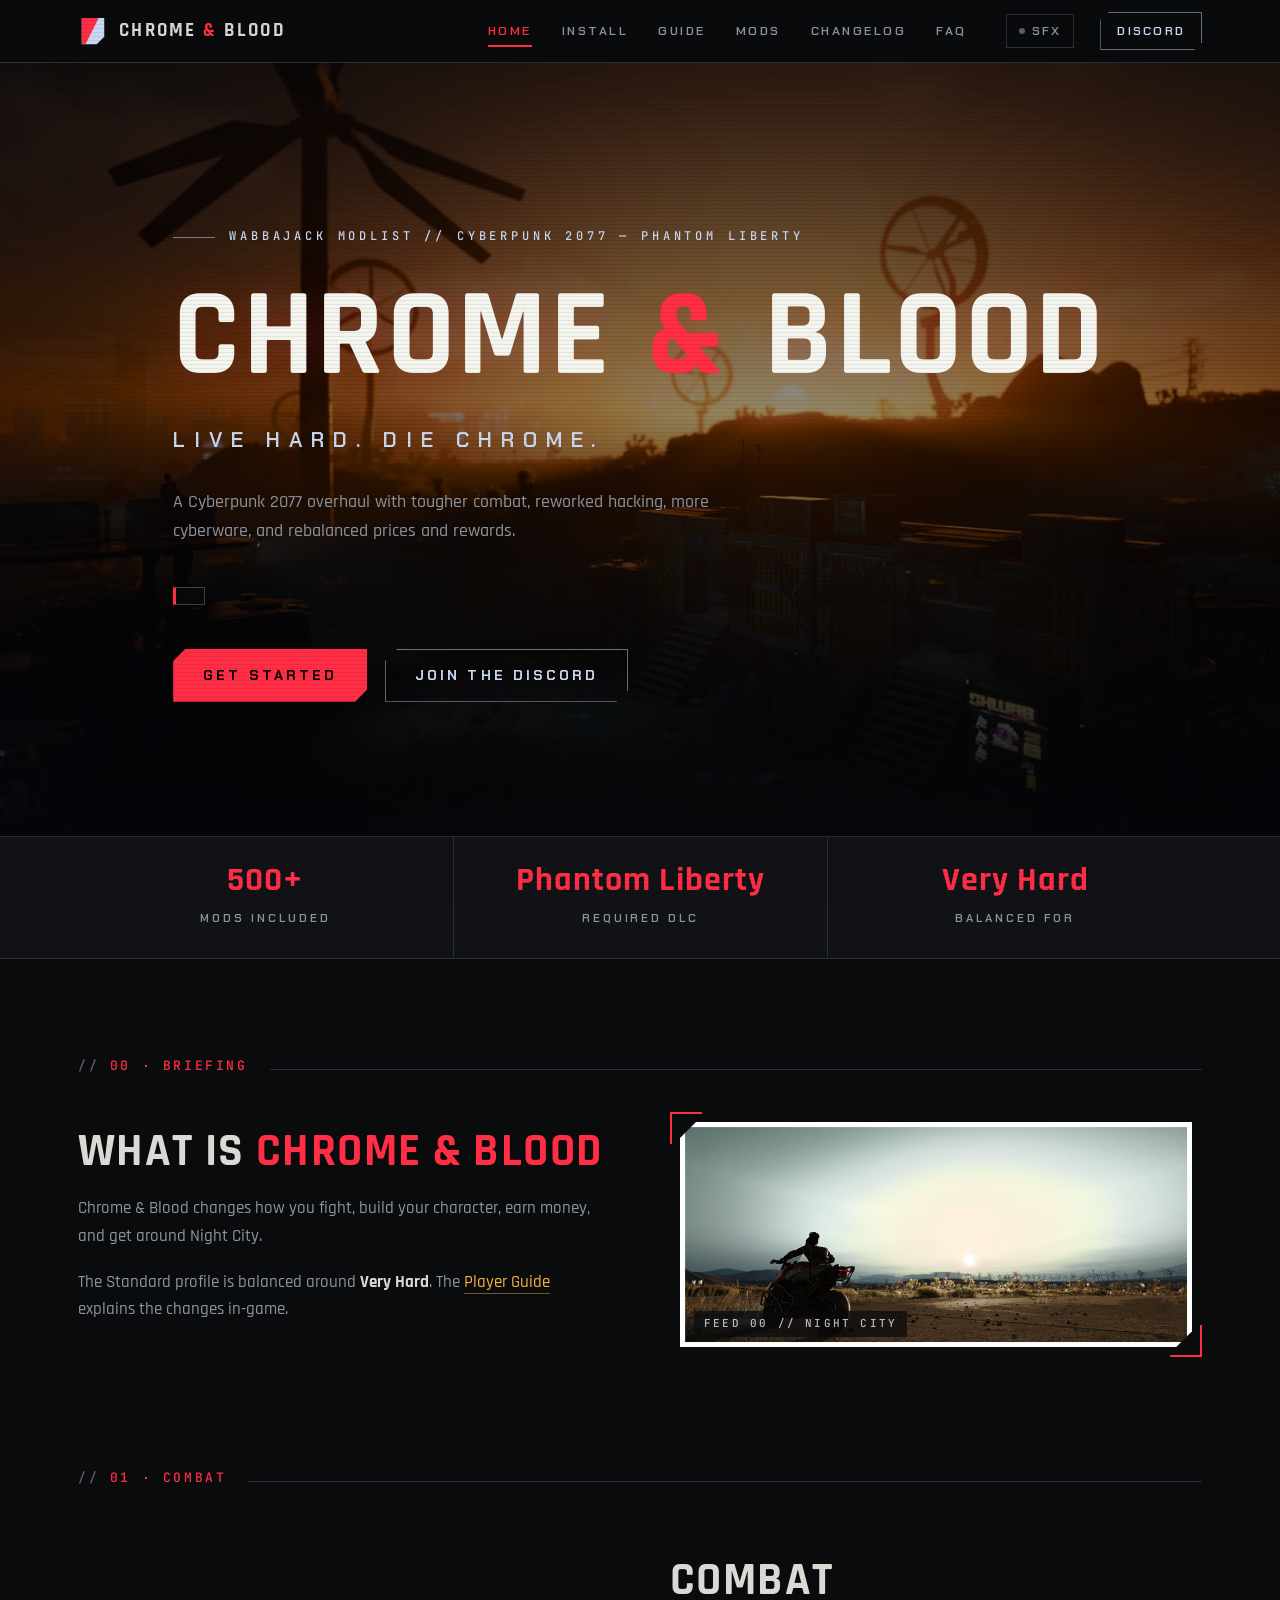
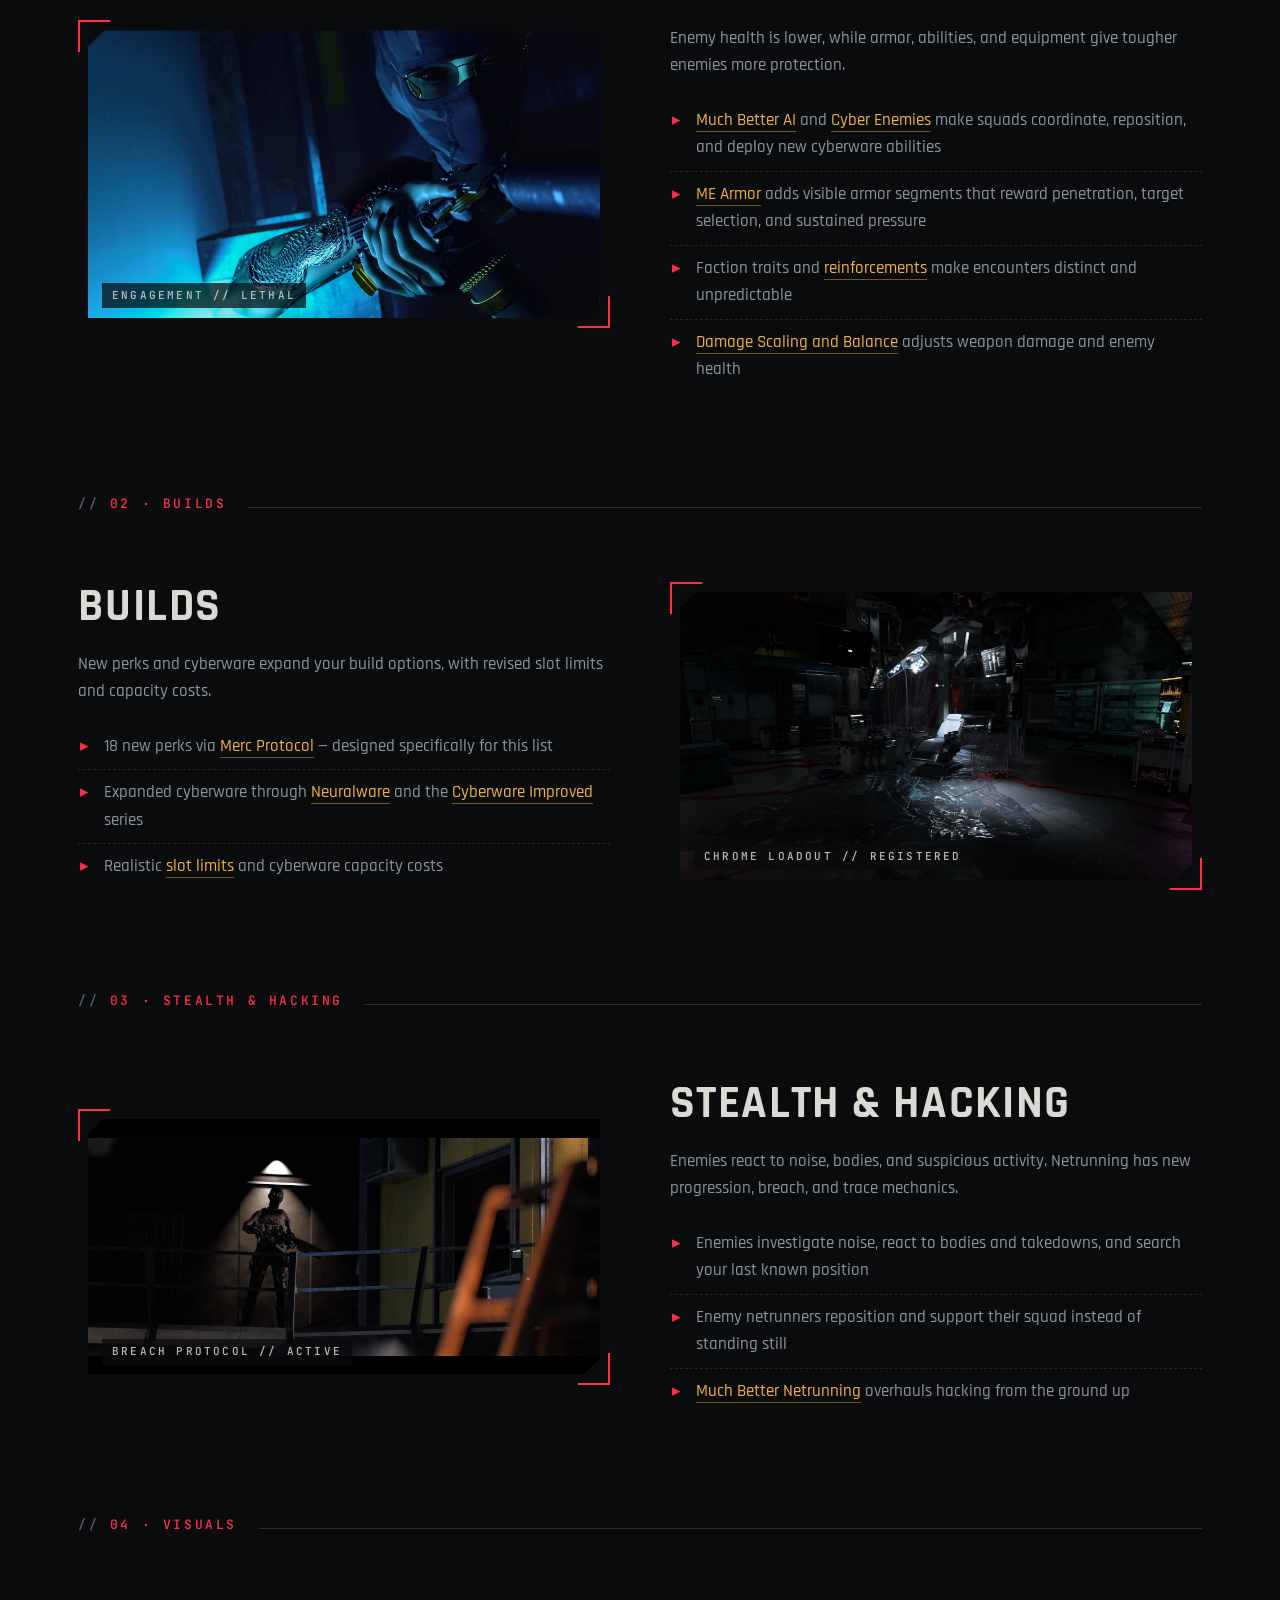
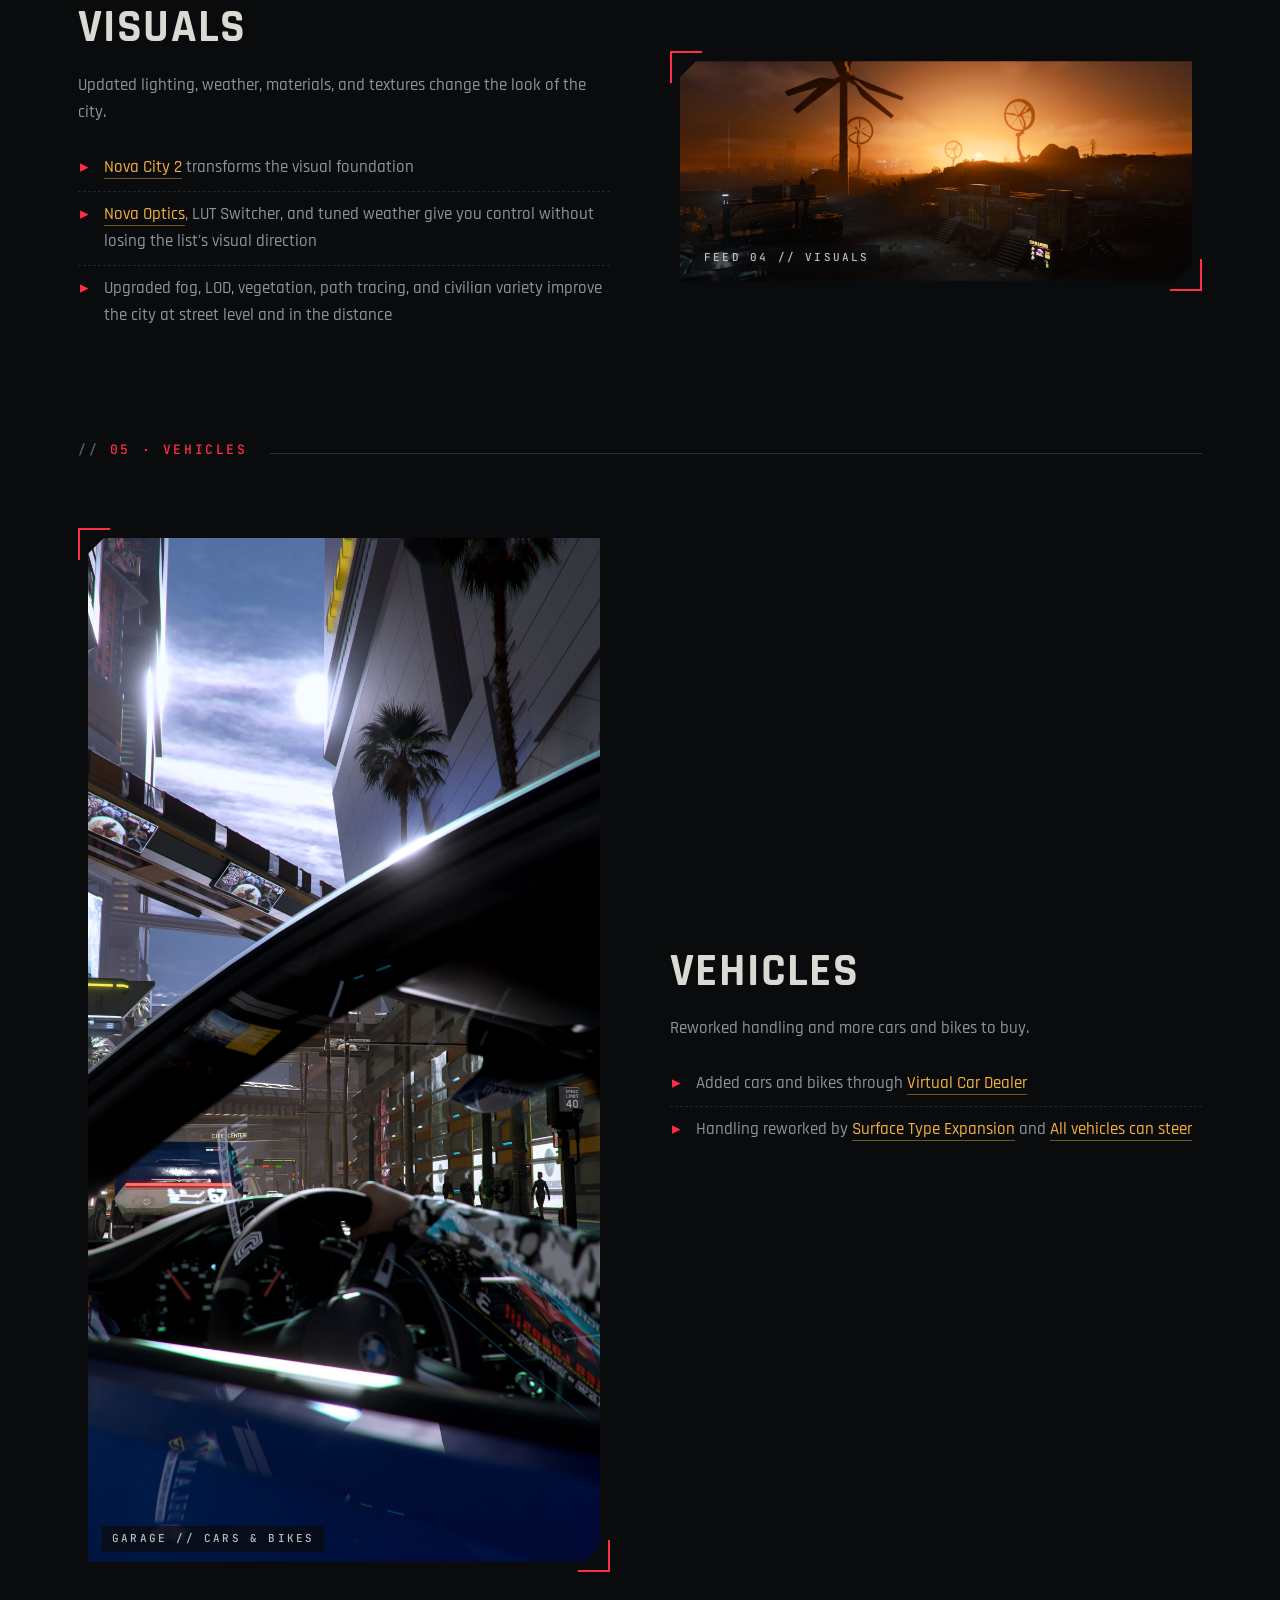
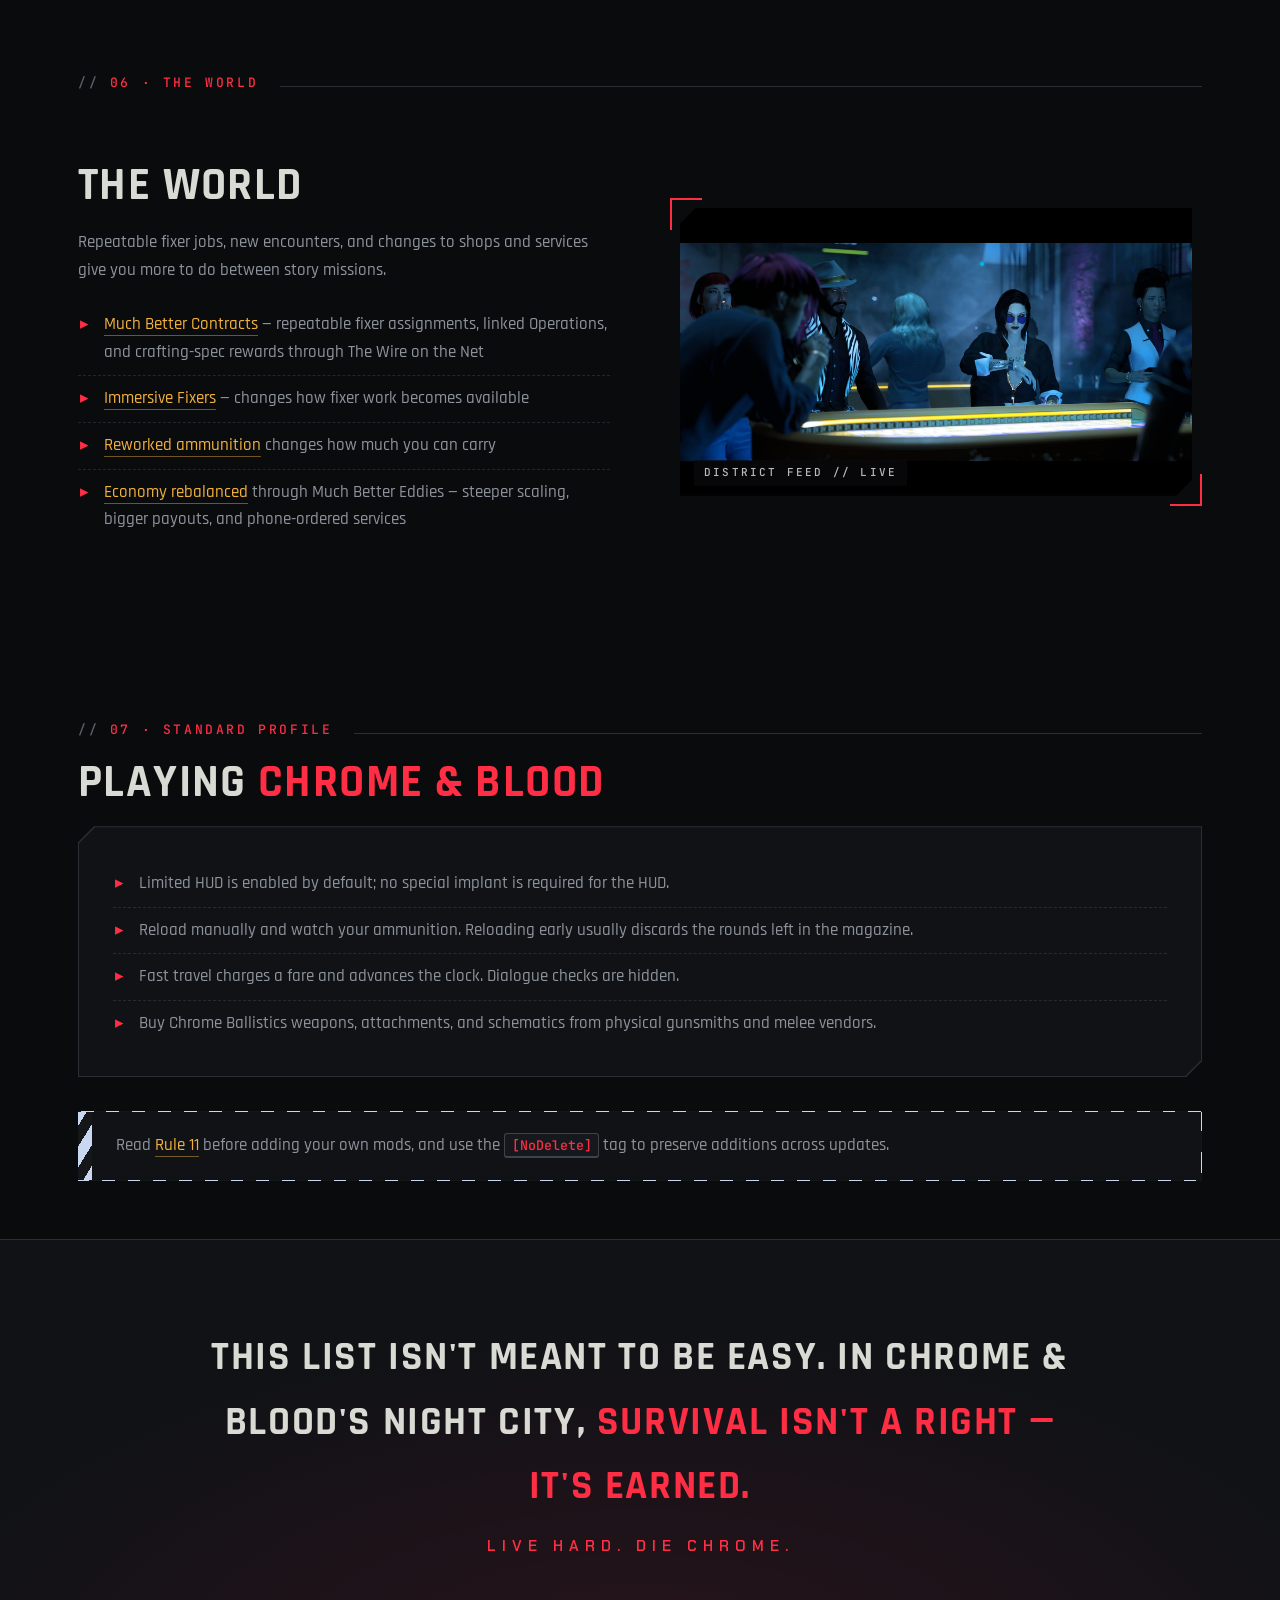
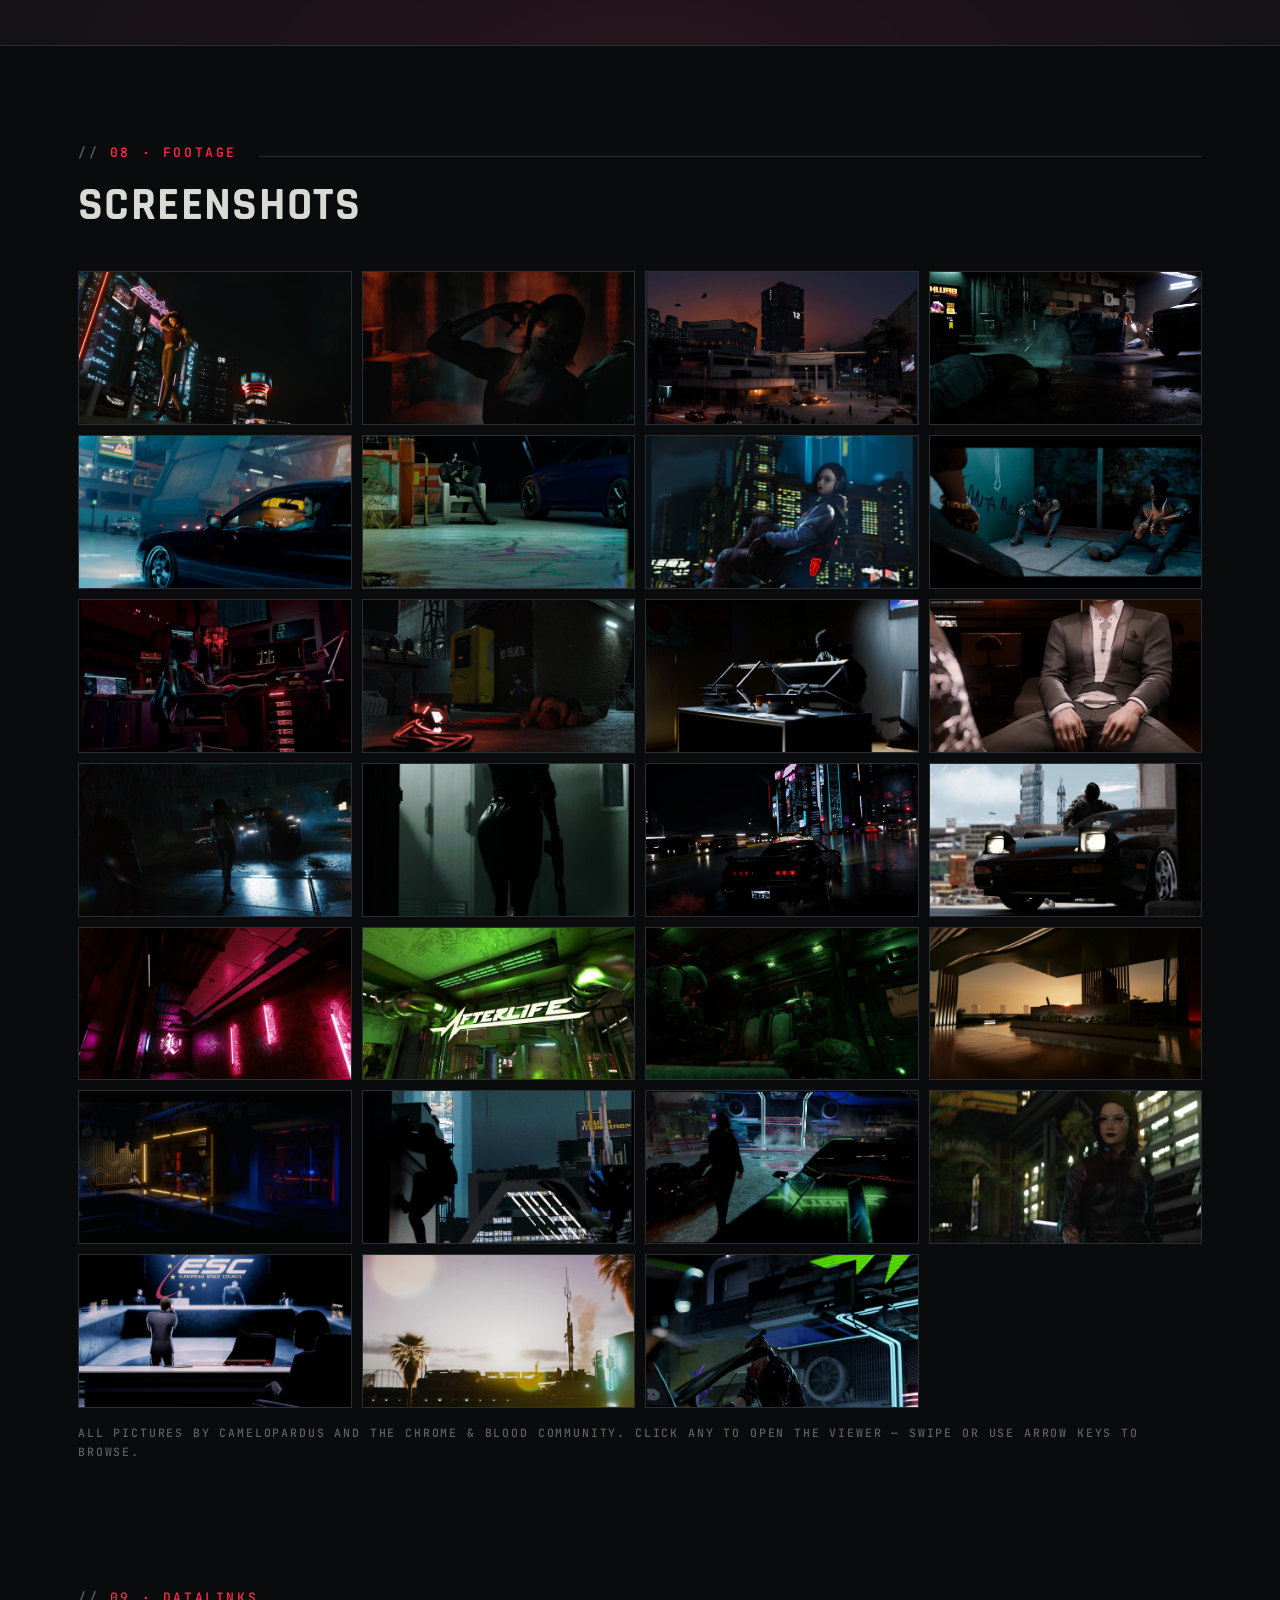
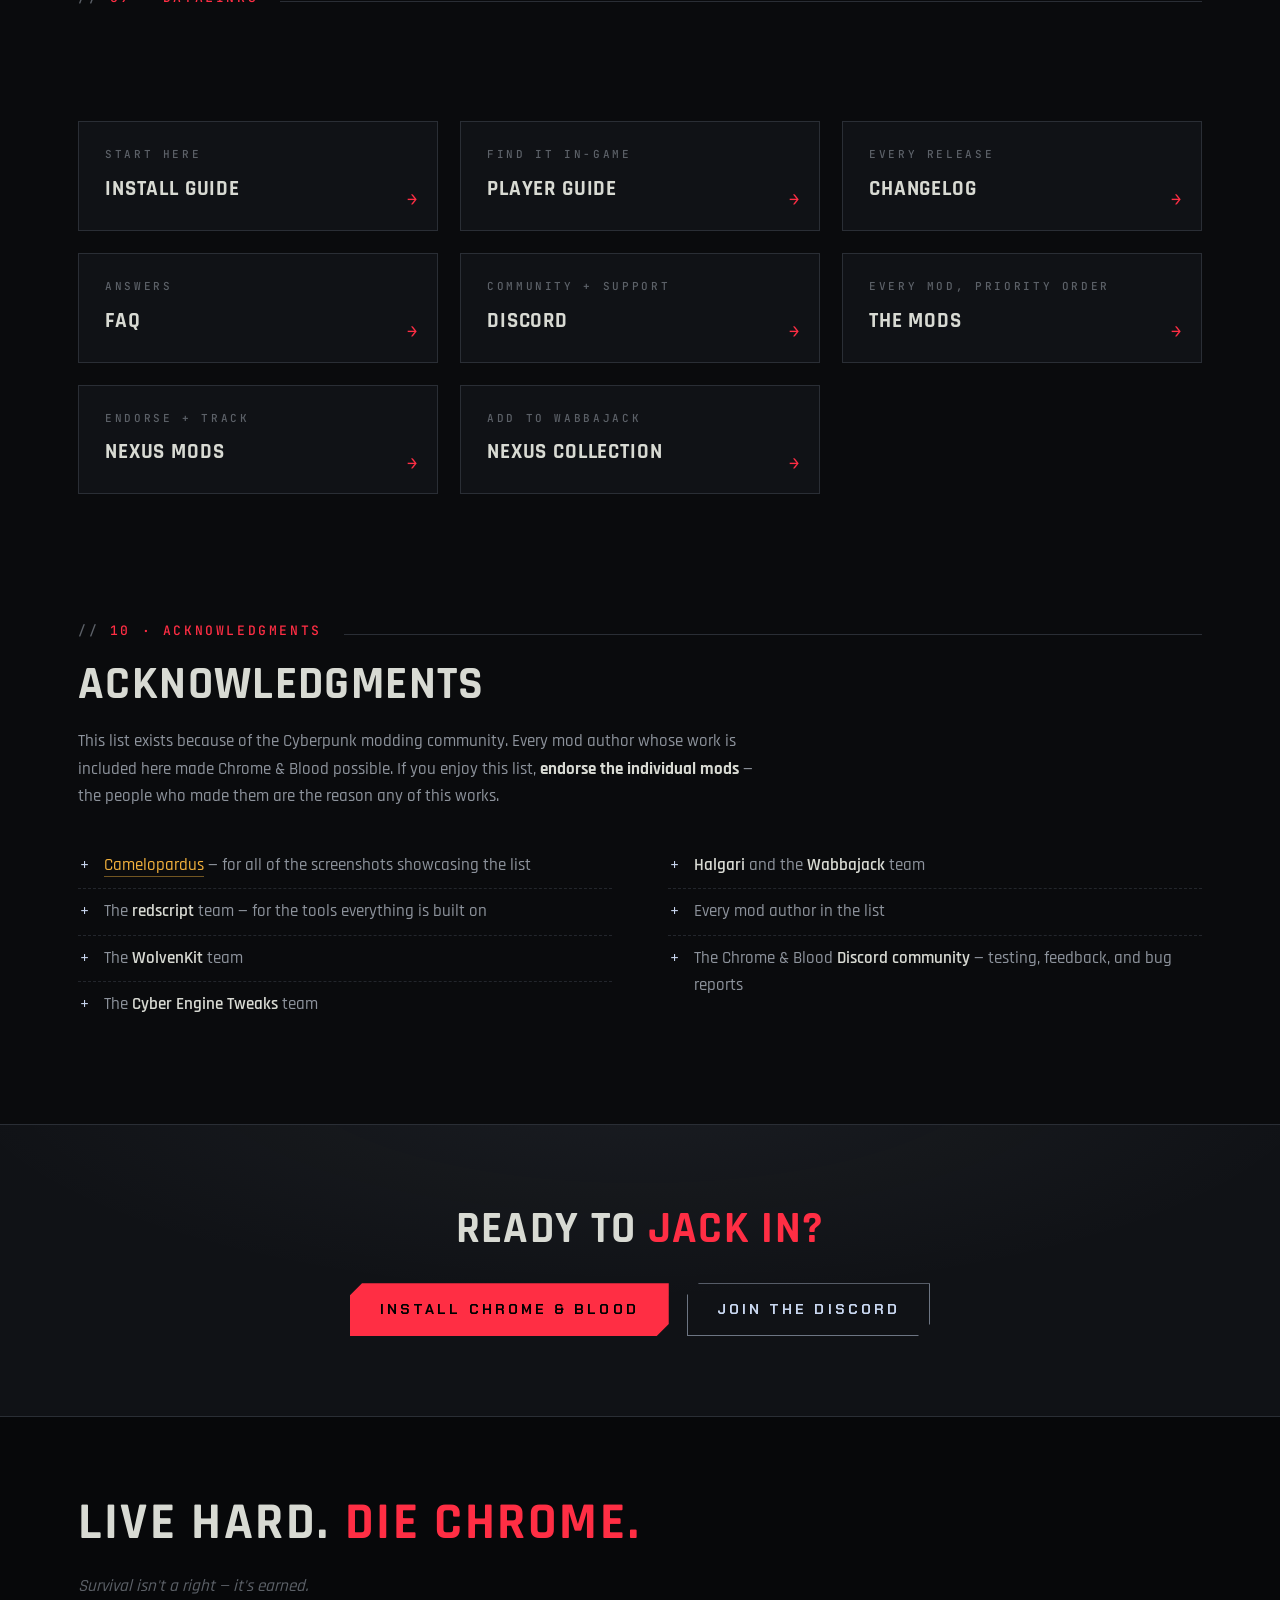
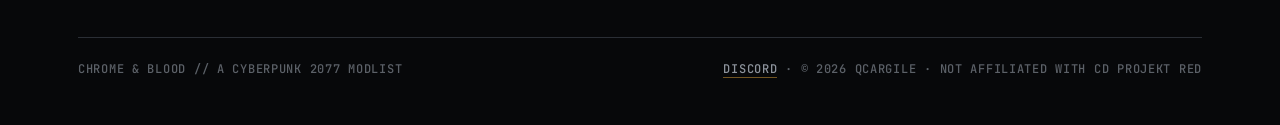
<file: docs/index.html>
<!DOCTYPE html>
<html lang="en">
<head>
<meta charset="UTF-8">
<meta name="viewport" content="width=device-width, initial-scale=1.0">
<title>Chrome &amp; Blood — A Cyberpunk 2077 Modlist</title>
<meta name="description" content="Chrome & Blood is a full overhaul of Cyberpunk 2077 for players who want Night City to fight back. One Standard profile, tuned for Very Hard. Combat is lethal, builds are everything, and nothing is handed to you.">
<meta property="og:title" content="Chrome &amp; Blood — Live Hard. Die Chrome.">
<meta property="og:description" content="A full overhaul of Cyberpunk 2077 for players who want Night City to fight back. One Standard profile. Tuned for Very Hard.">
<meta property="og:image" content="https://qcargile.github.io/Chrome-Blood/assets/img/banner.jpg">
<meta property="og:type" content="website">
<meta name="twitter:card" content="summary_large_image">
<meta name="theme-color" content="#0a0b0d">
<link rel="icon" href="data:image/svg+xml,%3Csvg xmlns='http://www.w3.org/2000/svg' viewBox='0 0 32 32'%3E%3Cpath d='M4 2h24v20l-8 8H4z' fill='%23c9d7f0'/%3E%3Cpath d='M22 2 8 30H4V2z' fill='%23ff2e44'/%3E%3C/svg%3E">
<link rel="preconnect" href="https://fonts.googleapis.com">
<link rel="preconnect" href="https://fonts.gstatic.com" crossorigin>
<link href="https://fonts.googleapis.com/css2?family=Rajdhani:wght@500;600;700&family=Chakra+Petch:wght@500;600;700&family=JetBrains+Mono:wght@400;500;700&display=swap" rel="stylesheet">
<link rel="stylesheet" href="assets/style.css?v=20261122b">
<noscript><style>.reveal { opacity: 1; transform: none; }</style></noscript>
</head>
<body>

<nav class="site-nav">
  <div class="wrap">
    <a class="brand" href="index.html">
      <svg class="brand-mark" viewBox="0 0 32 32" aria-hidden="true"><path d="M4 2h24v20l-8 8H4z" fill="#c9d7f0"/><path d="M22 2 8 30H4V2z" fill="#ff2e44"/></svg>
      <span class="brand-name">Chrome <b>&amp;</b> Blood</span>
    </a>
    <div class="nav-links">
      <a href="index.html">Home</a>
      <a href="install.html">Install</a>
      <a href="guide.html">Guide</a>
      <a href="mods.html">Mods</a>
      <a href="changelog.html">Changelog</a>
      <a href="faq.html">FAQ</a>
    </div>
    <a class="nav-cta" href="https://discord.gg/U65Nhdcns8" target="_blank" rel="noopener">Discord</a>
  </div>
</nav>

<header class="hero">
  <div class="hero-bg" aria-hidden="true"></div>
  <div class="hero-sweep" aria-hidden="true"></div>
  <div class="wrap hero-inner">
    <p class="hero-kicker">Wabbajack modlist // Cyberpunk 2077 — Phantom Liberty</p>
    <h1 class="hero-title">Chrome <span class="amp">&amp;</span> Blood</h1>
    <p class="hero-tag">Live Hard. Die Chrome.</p>
    <p class="hero-sub">A Cyberpunk 2077 overhaul with tougher combat, reworked hacking, more cyberware, and rebalanced prices and rewards.</p>
    <p class="rel-chip" id="relchip" hidden></p>
    <div class="btn-row">
      <a class="btn btn-primary" href="install.html">Get Started</a>
      <a class="btn btn-ghost" href="https://discord.gg/U65Nhdcns8" target="_blank" rel="noopener">Join the Discord</a>
    </div>
  </div>
</header>

<div class="stat-strip">
  <div class="wrap">
    <div class="stat"><b>500+</b><span>Mods Included</span></div>
    <div class="stat"><b>Phantom Liberty</b><span>Required DLC</span></div>
    <div class="stat"><b>Very Hard</b><span>Balanced For</span></div>
  </div>
</div>

<section class="block" id="what">
  <div class="wrap">
    <div class="sec-head"><span class="sec-tag">00 · BRIEFING</span><span class="rule"></span></div>
    <div class="pillar reveal" style="padding-top:18px;">
      <div class="pillar-copy">
        <h2 class="sec-title">What is <span class="accent">Chrome &amp; Blood</span></h2>
        <p>Chrome &amp; Blood changes how you fight, build your character, earn money, and get around Night City.</p>
        <p>The Standard profile is balanced around <strong>Very Hard</strong>. The <a href="guide.html">Player Guide</a> explains the changes in-game.</p>
      </div>
      <figure class="pillar-media frame reveal">
        <img src="assets/img/whatis.jpg" alt="V overlooking Night City" loading="lazy">
        <figcaption>FEED 00 // NIGHT CITY</figcaption>
      </figure>
    </div>
  </div>
</section>

<section class="block" id="systems" style="padding-top:30px;">
  <div class="wrap">
    <div class="sec-head"><span class="sec-tag">01 · COMBAT</span><span class="rule"></span></div>
    <div class="pillar flip">
      <div class="pillar-copy reveal">
        <h2 class="sec-title">Combat</h2>
        <p>Enemy health is lower, while armor, abilities, and equipment give tougher enemies more protection.</p>
        <ul class="feature-list">
          <li><a href="https://www.nexusmods.com/cyberpunk2077/mods/31402" target="_blank" rel="noopener">Much Better AI</a> and <a href="https://www.nexusmods.com/cyberpunk2077/mods/30585" target="_blank" rel="noopener">Cyber Enemies</a> make squads coordinate, reposition, and deploy new cyberware abilities</li>
          <li><a href="https://www.nexusmods.com/cyberpunk2077/mods/30548" target="_blank" rel="noopener">ME Armor</a> adds visible armor segments that reward penetration, target selection, and sustained pressure</li>
          <li>Faction traits and <a href="https://www.nexusmods.com/cyberpunk2077/mods/21532" target="_blank" rel="noopener">reinforcements</a> make encounters distinct and unpredictable</li>
          <li><a href="https://www.nexusmods.com/cyberpunk2077/mods/21865" target="_blank" rel="noopener">Damage Scaling and Balance</a> adjusts weapon damage and enemy health</li>
        </ul>
      </div>
      <figure class="pillar-media frame reveal">
        <img src="assets/img/combat.jpg" alt="Firefight in Night City" loading="lazy">
        <figcaption>ENGAGEMENT // LETHAL</figcaption>
      </figure>
    </div>

    <div class="sec-head" style="margin-top:50px;"><span class="sec-tag">02 · BUILDS</span><span class="rule"></span></div>
    <div class="pillar">
      <div class="pillar-copy reveal">
        <h2 class="sec-title">Builds</h2>
        <p>New perks and cyberware expand your build options, with revised slot limits and capacity costs.</p>
        <ul class="feature-list">
          <li>18 new perks via <a href="https://www.nexusmods.com/cyberpunk2077/mods/26751" target="_blank" rel="noopener">Merc Protocol</a> — designed specifically for this list</li>
          <li>Expanded cyberware through <a href="https://www.nexusmods.com/cyberpunk2077/mods/19798" target="_blank" rel="noopener">Neuralware</a> and the <a href="https://www.nexusmods.com/cyberpunk2077/mods/23554" target="_blank" rel="noopener">Cyberware Improved</a> series</li>
          <li>Realistic <a href="https://www.nexusmods.com/cyberpunk2077/mods/9429" target="_blank" rel="noopener">slot limits</a> and cyberware capacity costs</li>
        </ul>
      </div>
      <figure class="pillar-media frame reveal">
        <img src="assets/img/builds.jpg" alt="Character build showcase" loading="lazy">
        <figcaption>CHROME LOADOUT // REGISTERED</figcaption>
      </figure>
    </div>

    <div class="sec-head" style="margin-top:50px;"><span class="sec-tag">03 · STEALTH &amp; HACKING</span><span class="rule"></span></div>
    <div class="pillar flip">
      <div class="pillar-copy reveal">
        <h2 class="sec-title">Stealth &amp; Hacking</h2>
        <p>Enemies react to noise, bodies, and suspicious activity. Netrunning has new progression, breach, and trace mechanics.</p>
        <ul class="feature-list">
          <li>Enemies investigate noise, react to bodies and takedowns, and search your last known position</li>
          <li>Enemy netrunners reposition and support their squad instead of standing still</li>
          <li><a href="https://www.nexusmods.com/cyberpunk2077/mods/27237" target="_blank" rel="noopener">Much Better Netrunning</a> overhauls hacking from the ground up</li>
        </ul>
      </div>
      <figure class="pillar-media frame reveal">
        <img src="assets/img/stealth.jpg" alt="Netrunner breaching a network" loading="lazy">
        <figcaption>BREACH PROTOCOL // ACTIVE</figcaption>
      </figure>
    </div>

    <div class="sec-head" style="margin-top:50px;"><span class="sec-tag">04 · VISUALS</span><span class="rule"></span></div>
    <div class="pillar">
      <div class="pillar-copy reveal">
        <h2 class="sec-title">Visuals</h2>
        <p>Updated lighting, weather, materials, and textures change the look of the city.</p>
        <ul class="feature-list">
          <li><a href="https://www.nexusmods.com/cyberpunk2077/mods/12490" target="_blank" rel="noopener">Nova City 2</a> transforms the visual foundation</li>
          <li><a href="https://www.nexusmods.com/cyberpunk2077/mods/29190" target="_blank" rel="noopener">Nova Optics</a>, LUT Switcher, and tuned weather give you control without losing the list's visual direction</li>
          <li>Upgraded fog, LOD, vegetation, path tracing, and civilian variety improve the city at street level and in the distance</li>
        </ul>
      </div>
      <figure class="pillar-media frame reveal">
        <img src="assets/img/city.jpg" alt="Night City skyline" loading="lazy">
        <figcaption>FEED 04 // VISUALS</figcaption>
      </figure>
    </div>

    <div class="sec-head" style="margin-top:50px;"><span class="sec-tag">05 · VEHICLES</span><span class="rule"></span></div>
    <div class="pillar flip">
      <div class="pillar-copy reveal">
        <h2 class="sec-title">Vehicles</h2>
        <p>Reworked handling and more cars and bikes to buy.</p>
        <ul class="feature-list">
          <li>Added cars and bikes through <a href="https://www.nexusmods.com/cyberpunk2077/mods/4454" target="_blank" rel="noopener">Virtual Car Dealer</a></li>
          <li>Handling reworked by <a href="https://www.nexusmods.com/cyberpunk2077/mods/26332" target="_blank" rel="noopener">Surface Type Expansion</a> and <a href="https://www.nexusmods.com/cyberpunk2077/mods/18210" target="_blank" rel="noopener">All vehicles can steer</a></li>
        </ul>
      </div>
      <figure class="pillar-media frame reveal">
        <img src="assets/img/vehicles.jpg" alt="Vehicle on a Night City street" loading="lazy">
        <figcaption>GARAGE // CARS &amp; BIKES</figcaption>
      </figure>
    </div>

    <div class="sec-head" style="margin-top:50px;"><span class="sec-tag">06 · THE WORLD</span><span class="rule"></span></div>
    <div class="pillar">
      <div class="pillar-copy reveal">
        <h2 class="sec-title">The World</h2>
        <p>Repeatable fixer jobs, new encounters, and changes to shops and services give you more to do between story missions.</p>
        <ul class="feature-list">
          <li><a href="https://www.nexusmods.com/cyberpunk2077/mods/35142" target="_blank" rel="noopener">Much Better Contracts</a> — repeatable fixer assignments, linked Operations, and crafting-spec rewards through The Wire on the Net</li>
          <li><a href="https://www.nexusmods.com/cyberpunk2077/mods/15460" target="_blank" rel="noopener">Immersive Fixers</a> — changes how fixer work becomes available</li>
          <li><a href="https://www.nexusmods.com/cyberpunk2077/mods/32447" target="_blank" rel="noopener">Reworked ammunition</a> changes how much you can carry</li>
          <li><a href="https://www.nexusmods.com/cyberpunk2077/mods/30532" target="_blank" rel="noopener">Economy rebalanced</a> through Much Better Eddies — steeper scaling, bigger payouts, and phone-ordered services</li>
        </ul>
      </div>
      <figure class="pillar-media frame reveal">
        <img src="assets/img/world.jpg" alt="Street life in Night City" loading="lazy">
        <figcaption>DISTRICT FEED // LIVE</figcaption>
      </figure>
    </div>
  </div>
</section>

<section class="block" id="profiles">
  <div class="wrap">
    <div class="sec-head"><span class="sec-tag">07 · STANDARD PROFILE</span><span class="rule"></span></div>
    <h2 class="sec-title reveal">Playing <span class="accent">Chrome &amp; Blood</span></h2>
    <div class="panel reveal"><div class="panel-in">
      <ul class="feature-list">
        <li>Limited HUD is enabled by default; no special implant is required for the HUD.</li>
        <li>Reload manually and watch your ammunition. Reloading early usually discards the rounds left in the magazine.</li>
        <li>Fast travel charges a fare and advances the clock. Dialogue checks are hidden.</li>
        <li>Buy Chrome Ballistics weapons, attachments, and schematics from physical gunsmiths and melee vendors.</li>
      </ul>
    </div></div>
    <div class="callout reveal" style="margin-top:34px;">
      <p>Read <a href="mods.html#rule11">Rule 11</a> before adding your own mods, and use the <kbd>[NoDelete]</kbd> tag to preserve additions across updates.</p>
    </div>
  </div>
</section>

<div class="quote-band">
  <div class="wrap">
    <p class="big reveal">This list isn't meant to be easy. In Chrome &amp; Blood's Night City, <em>survival isn't a right — it's earned.</em></p>
    <p class="sign reveal">Live Hard. Die Chrome.</p>
  </div>
</div>

<section class="block" id="gallery">
  <div class="wrap">
    <div class="sec-head"><span class="sec-tag">08 · FOOTAGE</span><span class="rule"></span></div>
    <h2 class="sec-title reveal">Screenshots</h2>
    <div class="gallery reveal">
      <a class="g-cell" href="assets/img/gallery/1w5t08s.jpg" target="_blank" rel="noopener"><img src="assets/img/gallery/1w5t08s.jpg" alt="Chrome &amp; Blood screenshot" loading="lazy"></a>
      <a class="g-cell" href="assets/img/gallery/2ikbafb.jpg" target="_blank" rel="noopener"><img src="assets/img/gallery/2ikbafb.jpg" alt="Chrome &amp; Blood screenshot" loading="lazy"></a>
      <a class="g-cell" href="assets/img/gallery/2pk3lmb.jpg" target="_blank" rel="noopener"><img src="assets/img/gallery/2pk3lmb.jpg" alt="Chrome &amp; Blood screenshot" loading="lazy"></a>
      <a class="g-cell" href="assets/img/gallery/38lnjyy.jpg" target="_blank" rel="noopener"><img src="assets/img/gallery/38lnjyy.jpg" alt="Chrome &amp; Blood screenshot" loading="lazy"></a>
      <a class="g-cell" href="assets/img/gallery/6jbh0up.jpg" target="_blank" rel="noopener"><img src="assets/img/gallery/6jbh0up.jpg" alt="Chrome &amp; Blood screenshot" loading="lazy"></a>
      <a class="g-cell" href="assets/img/gallery/7euhwqc.jpg" target="_blank" rel="noopener"><img src="assets/img/gallery/7euhwqc.jpg" alt="Chrome &amp; Blood screenshot" loading="lazy"></a>
      <a class="g-cell" href="assets/img/gallery/bike.jpg" target="_blank" rel="noopener"><img src="assets/img/gallery/bike.jpg" alt="Chrome &amp; Blood screenshot" loading="lazy"></a>
      <a class="g-cell" href="assets/img/gallery/cvdlmmg.jpg" target="_blank" rel="noopener"><img src="assets/img/gallery/cvdlmmg.jpg" alt="Chrome &amp; Blood screenshot" loading="lazy"></a>
      <a class="g-cell" href="assets/img/gallery/dued2hf.jpg" target="_blank" rel="noopener"><img src="assets/img/gallery/dued2hf.jpg" alt="Chrome &amp; Blood screenshot" loading="lazy"></a>
      <a class="g-cell" href="assets/img/gallery/flxk7yj.jpg" target="_blank" rel="noopener"><img src="assets/img/gallery/flxk7yj.jpg" alt="Chrome &amp; Blood screenshot" loading="lazy"></a>
      <a class="g-cell" href="assets/img/gallery/gvxfqqs.jpg" target="_blank" rel="noopener"><img src="assets/img/gallery/gvxfqqs.jpg" alt="Chrome &amp; Blood screenshot" loading="lazy"></a>
      <a class="g-cell" href="assets/img/gallery/h3crv6w.jpg" target="_blank" rel="noopener"><img src="assets/img/gallery/h3crv6w.jpg" alt="Chrome &amp; Blood screenshot" loading="lazy"></a>
      <a class="g-cell" href="assets/img/gallery/h9rkamn.jpg" target="_blank" rel="noopener"><img src="assets/img/gallery/h9rkamn.jpg" alt="Chrome &amp; Blood screenshot" loading="lazy"></a>
      <a class="g-cell" href="assets/img/gallery/j3chdeb.jpg" target="_blank" rel="noopener"><img src="assets/img/gallery/j3chdeb.jpg" alt="Chrome &amp; Blood screenshot" loading="lazy"></a>
      <a class="g-cell" href="assets/img/gallery/k7xoofi.jpg" target="_blank" rel="noopener"><img src="assets/img/gallery/k7xoofi.jpg" alt="Chrome &amp; Blood screenshot" loading="lazy"></a>
      <a class="g-cell" href="assets/img/gallery/kfc2y01.jpg" target="_blank" rel="noopener"><img src="assets/img/gallery/kfc2y01.jpg" alt="Chrome &amp; Blood screenshot" loading="lazy"></a>
      <a class="g-cell" href="assets/img/gallery/photomode-09072025-225559.jpg" target="_blank" rel="noopener"><img src="assets/img/gallery/photomode-09072025-225559.jpg" alt="Chrome &amp; Blood screenshot" loading="lazy"></a>
      <a class="g-cell" href="assets/img/gallery/photomode-10072025-183859.jpg" target="_blank" rel="noopener"><img src="assets/img/gallery/photomode-10072025-183859.jpg" alt="Chrome &amp; Blood screenshot" loading="lazy"></a>
      <a class="g-cell" href="assets/img/gallery/photomode-10072025-213729.jpg" target="_blank" rel="noopener"><img src="assets/img/gallery/photomode-10072025-213729.jpg" alt="Chrome &amp; Blood screenshot" loading="lazy"></a>
      <a class="g-cell" href="assets/img/gallery/photomode-25072025-181600.jpg" target="_blank" rel="noopener"><img src="assets/img/gallery/photomode-25072025-181600.jpg" alt="Chrome &amp; Blood screenshot" loading="lazy"></a>
      <a class="g-cell" href="assets/img/gallery/qt01hdl.jpg" target="_blank" rel="noopener"><img src="assets/img/gallery/qt01hdl.jpg" alt="Chrome &amp; Blood screenshot" loading="lazy"></a>
      <a class="g-cell" href="assets/img/gallery/rstllgn.jpg" target="_blank" rel="noopener"><img src="assets/img/gallery/rstllgn.jpg" alt="Chrome &amp; Blood screenshot" loading="lazy"></a>
      <a class="g-cell" href="assets/img/gallery/s0r6eun.jpg" target="_blank" rel="noopener"><img src="assets/img/gallery/s0r6eun.jpg" alt="Chrome &amp; Blood screenshot" loading="lazy"></a>
      <a class="g-cell" href="assets/img/gallery/sacov4c.jpg" target="_blank" rel="noopener"><img src="assets/img/gallery/sacov4c.jpg" alt="Chrome &amp; Blood screenshot" loading="lazy"></a>
      <a class="g-cell" href="assets/img/gallery/uua9v58.jpg" target="_blank" rel="noopener"><img src="assets/img/gallery/uua9v58.jpg" alt="Chrome &amp; Blood screenshot" loading="lazy"></a>
      <a class="g-cell" href="assets/img/gallery/uvk4rca.jpg" target="_blank" rel="noopener"><img src="assets/img/gallery/uvk4rca.jpg" alt="Chrome &amp; Blood screenshot" loading="lazy"></a>
      <a class="g-cell" href="assets/img/gallery/wt20eks.jpg" target="_blank" rel="noopener"><img src="assets/img/gallery/wt20eks.jpg" alt="Chrome &amp; Blood screenshot" loading="lazy"></a>
    </div>
    <p class="gallery-credit">All pictures by Camelopardus and the Chrome &amp; Blood community. Click any to open the viewer — swipe or use arrow keys to browse.</p>
  </div>
</section>

<section class="block" id="links">
  <div class="wrap">
    <div class="sec-head"><span class="sec-tag">09 · DATALINKS</span><span class="rule"></span></div>
    <h2 class="sec-title reveal">Links</h2>
    <div class="links-grid">
      <a class="link-card reveal" href="install.html"><span class="lc-label">Start here</span><span class="lc-name">Install Guide</span><span class="lc-arrow">→</span></a>
      <a class="link-card reveal" href="guide.html"><span class="lc-label">Find it in-game</span><span class="lc-name">Player Guide</span><span class="lc-arrow">→</span></a>
      <a class="link-card reveal" href="changelog.html"><span class="lc-label">Every release</span><span class="lc-name">Changelog</span><span class="lc-arrow">→</span></a>
      <a class="link-card reveal" href="faq.html"><span class="lc-label">Answers</span><span class="lc-name">FAQ</span><span class="lc-arrow">→</span></a>
      <a class="link-card reveal" href="https://discord.gg/U65Nhdcns8" target="_blank" rel="noopener"><span class="lc-label">Community + support</span><span class="lc-name">Discord</span><span class="lc-arrow">→</span></a>
      <a class="link-card reveal" href="mods.html"><span class="lc-label">Every mod, priority order</span><span class="lc-name">The Mods</span><span class="lc-arrow">→</span></a>
      <a class="link-card reveal" href="https://www.nexusmods.com/cyberpunk2077/mods/20942" target="_blank" rel="noopener"><span class="lc-label">Endorse + track</span><span class="lc-name">Nexus Mods</span><span class="lc-arrow">→</span></a>
      <a class="link-card reveal" href="https://www.nexusmods.com/games/cyberpunk2077/collections/lrcdrr" target="_blank" rel="noopener"><span class="lc-label">Add to Wabbajack</span><span class="lc-name">Nexus Collection</span><span class="lc-arrow">→</span></a>
    </div>
  </div>
</section>

<section class="block" id="credits">
  <div class="wrap">
    <div class="sec-head"><span class="sec-tag">10 · ACKNOWLEDGMENTS</span><span class="rule"></span></div>
    <h2 class="sec-title reveal">Acknowledgments</h2>
    <p class="reveal" style="color:var(--text-dim); max-width:680px;">This list exists because of the Cyberpunk modding community. Every mod author whose work is included here made Chrome &amp; Blood possible. If you enjoy this list, <strong style="color:var(--text)">endorse the individual mods</strong> — the people who made them are the reason any of this works.</p>
    <div class="ack-cols reveal">
      <ul class="feature-list">
        <li><a href="https://www.nexusmods.com/profile/camelopardus42" target="_blank" rel="noopener">Camelopardus</a> — for all of the screenshots showcasing the list</li>
        <li>The <strong>redscript</strong> team — for the tools everything is built on</li>
        <li>The <strong>WolvenKit</strong> team</li>
        <li>The <strong>Cyber Engine Tweaks</strong> team</li>
      </ul>
      <ul class="feature-list">
        <li><strong>Halgari</strong> and the <strong>Wabbajack</strong> team</li>
        <li>Every mod author in the list</li>
        <li>The Chrome &amp; Blood <strong>Discord community</strong> — testing, feedback, and bug reports</li>
      </ul>
    </div>
  </div>
</section>

<div class="cta-band">
  <div class="wrap">
    <h2 class="reveal">Ready to <span class="accent">jack in?</span></h2>
    <div class="btn-row reveal" style="margin-top:30px;">
      <a class="btn btn-primary" href="install.html">Install Chrome &amp; Blood</a>
      <a class="btn btn-ghost" href="https://discord.gg/U65Nhdcns8" target="_blank" rel="noopener">Join the Discord</a>
    </div>
  </div>
</div>

<footer class="site-footer">
  <div class="wrap">
    <p class="footer-sign"><span class="lh">Live Hard.</span> <span class="dc">Die Chrome.</span></p>
    <p class="footer-quote">Survival isn't a right — it's earned.</p>
    <div class="footer-meta">
      <span>CHROME &amp; BLOOD // A CYBERPUNK 2077 MODLIST</span>
      <span><a href="https://discord.gg/U65Nhdcns8" target="_blank" rel="noopener">DISCORD</a> · &copy; 2026 QCARGILE · NOT AFFILIATED WITH CD PROJEKT RED</span>
    </div>
  </div>
</footer>

<script src="assets/site.js?v=20261029a"></script>
<script>
(function () {
  var pool = ["city.jpg", "vehicles.jpg", "world.jpg", "whatis.jpg"];
  var pick = pool[Math.floor(Math.random() * pool.length)];
  if (pick !== "city.jpg") {
    document.querySelector(".hero-bg").style.backgroundImage = "url('assets/img/" + pick + "')";
  }

  fetch("https://raw.githubusercontent.com/qcargile/Chrome-Blood/e949a2b1f21cc99e93aff3c9167e16e5cbd871f3/changelog.md")
    .then(function (r) { return r.ok ? r.text() : Promise.reject(); })
    .then(function (md) {
      var m = md.match(/<summary>\s*(v[\d.]+(?:\s+[^<\n–-]+?)?)\s*[–-]\s*([^<\n]+?)\s*<\/summary>/);
      if (!m) return;
      var chip = document.getElementById("relchip");
      chip.innerHTML = '<i>LATEST RELEASE NOTES</i> <b>' + m[1] + '</b> // ' + m[2].toUpperCase();
      chip.hidden = false;
    })
    .catch(function () {});
})();
</script>
</body>
</html>
</file>
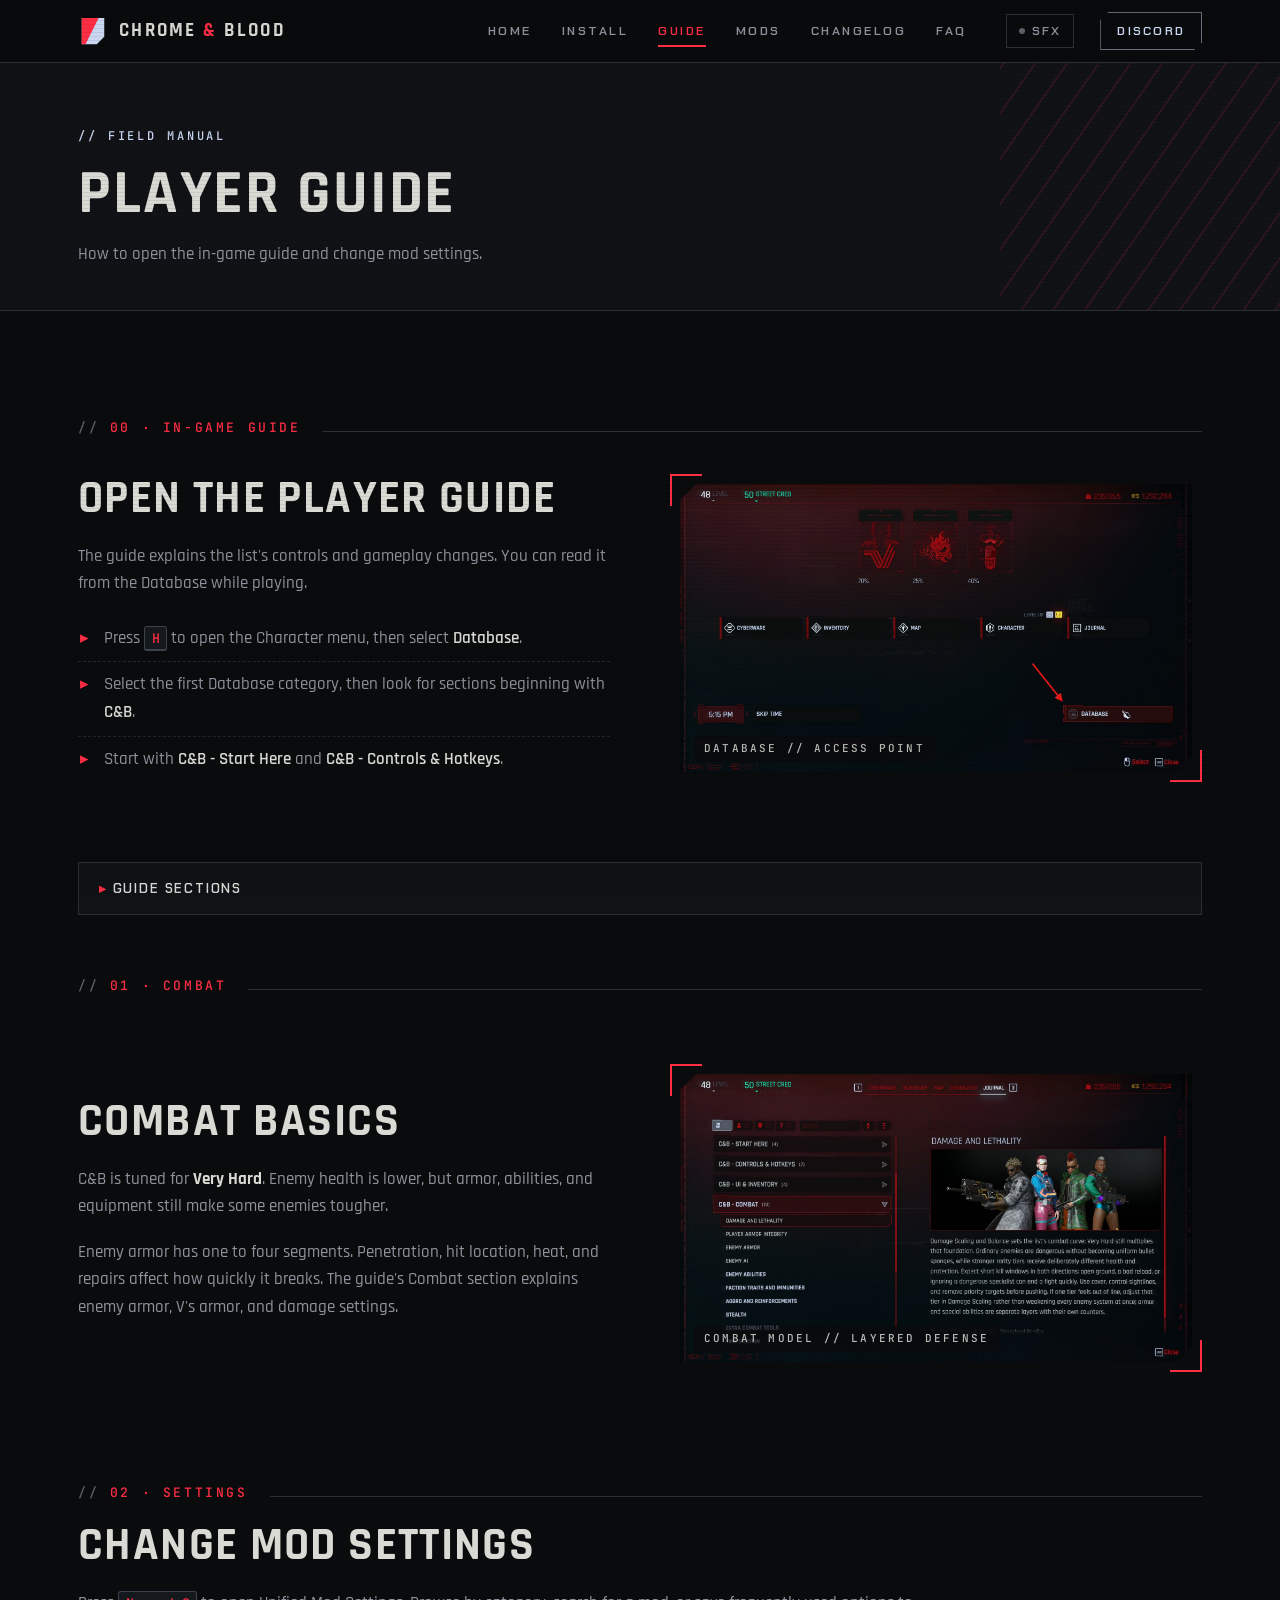
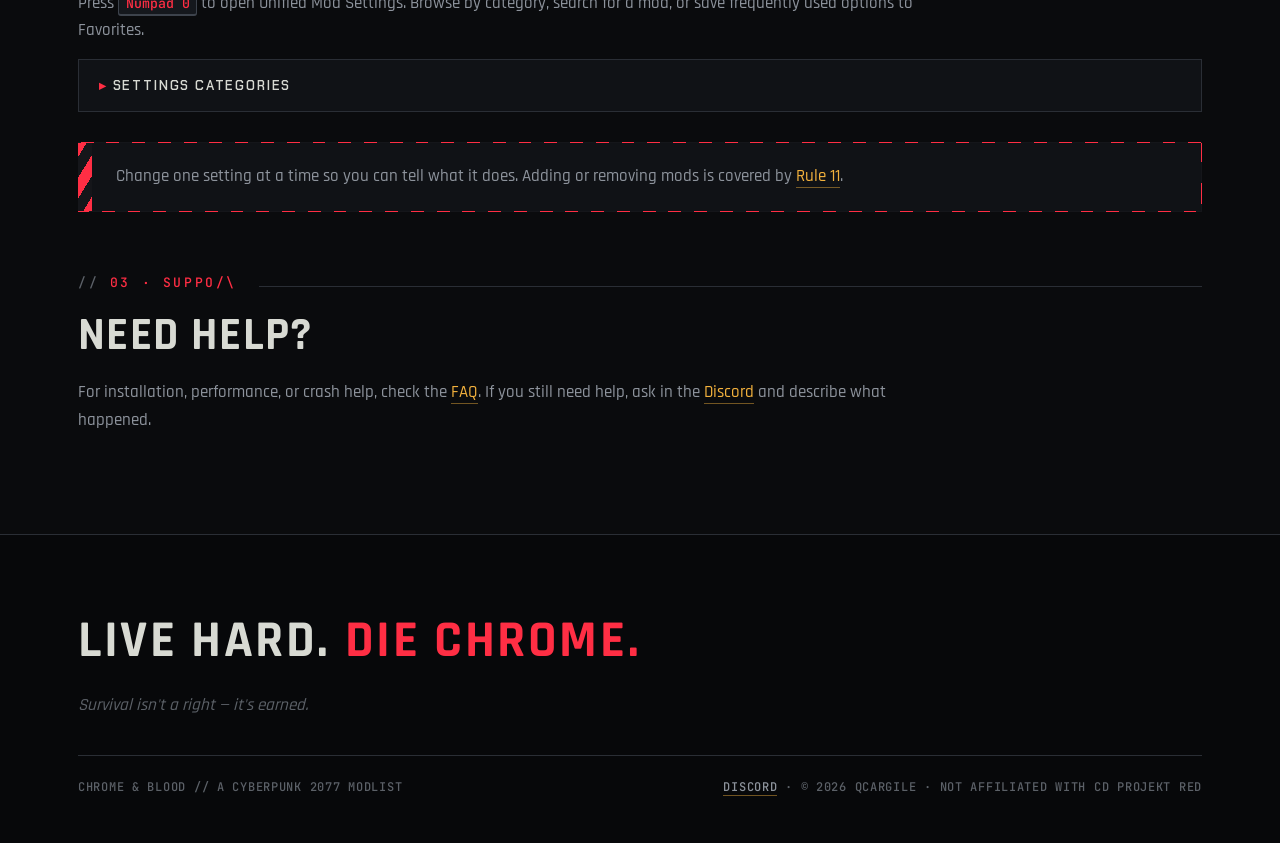
<file: docs/guide.html>
<!DOCTYPE html>
<html lang="en">
<head>
<meta charset="UTF-8">
<meta name="viewport" content="width=device-width, initial-scale=1.0">
<title>Player Guide — Chrome &amp; Blood</title>
<meta name="description" content="Where to find Chrome & Blood's in-game Player Guide, how the list is balanced, and how Unified Mod Settings organizes its options.">
<meta name="theme-color" content="#0a0b0d">
<link rel="icon" href="data:image/svg+xml,%3Csvg xmlns='http://www.w3.org/2000/svg' viewBox='0 0 32 32'%3E%3Cpath d='M4 2h24v20l-8 8H4z' fill='%23c9d7f0'/%3E%3Cpath d='M22 2 8 30H4V2z' fill='%23ff2e44'/%3E%3C/svg%3E">
<link rel="preconnect" href="https://fonts.googleapis.com">
<link rel="preconnect" href="https://fonts.gstatic.com" crossorigin>
<link href="https://fonts.googleapis.com/css2?family=Rajdhani:wght@500;600;700&family=Chakra+Petch:wght@500;600;700&family=JetBrains+Mono:wght@400;500;700&display=swap" rel="stylesheet">
<link rel="stylesheet" href="assets/style.css?v=20261122b">
</head>
<body>

<nav class="site-nav">
  <div class="wrap">
    <a class="brand" href="index.html">
      <svg class="brand-mark" viewBox="0 0 32 32" aria-hidden="true"><path d="M4 2h24v20l-8 8H4z" fill="#c9d7f0"/><path d="M22 2 8 30H4V2z" fill="#ff2e44"/></svg>
      <span class="brand-name">Chrome <b>&amp;</b> Blood</span>
    </a>
    <div class="nav-links">
      <a href="index.html">Home</a>
      <a href="install.html">Install</a>
      <a href="guide.html">Guide</a>
      <a href="mods.html">Mods</a>
      <a href="changelog.html">Changelog</a>
      <a href="faq.html">FAQ</a>
    </div>
    <a class="nav-cta" href="https://discord.gg/U65Nhdcns8" target="_blank" rel="noopener">Discord</a>
  </div>
</nav>

<header class="page-head">
  <div class="wrap">
    <span class="crumb">// FIELD MANUAL</span>
    <h1>Player Guide</h1>
    <p class="lede">How to open the in-game guide and change mod settings.</p>
  </div>
</header>

<main class="doc">
  <div class="wrap">

    <div class="sec-head" style="margin-top:50px;"><span class="sec-tag">00 · IN-GAME GUIDE</span><span class="rule"></span></div>
    <div class="pillar" style="padding-top:18px;">
      <div class="pillar-copy">
        <h2 class="sec-title">Open the Player Guide</h2>
        <p>The guide explains the list's controls and gameplay changes. You can read it from the Database while playing.</p>
        <ul class="feature-list">
          <li>Press <kbd>H</kbd> to open the Character menu, then select <strong>Database</strong>.</li>
          <li>Select the first Database category, then look for sections beginning with <strong>C&amp;B</strong>.</li>
          <li>Start with <strong>C&amp;B - Start Here</strong> and <strong>C&amp;B - Controls &amp; Hotkeys</strong>.</li>
        </ul>
      </div>
      <figure class="pillar-media frame">
        <img src="assets/img/guide-database.jpg" alt="Database button highlighted in the Cyberpunk 2077 Character menu" loading="lazy">
        <figcaption>DATABASE // ACCESS POINT</figcaption>
      </figure>
    </div>

    <details class="fold" style="margin-top:30px;">
      <summary>Guide sections</summary>
      <div class="fold-body">
<ul class="feature-list">
          <li><strong>Start Here</strong> — the Standard profile, difficulty, first hours, and safe ways to change the list.</li>
          <li><strong>Controls &amp; Hotkeys</strong> — current keyboard, mouse, and controller bindings.</li>
          <li><strong>UI &amp; Inventory</strong> — HUD behavior, loot markers, inventory tools, and visual options.</li>
          <li><strong>Combat</strong> — damage, armor, enemy abilities, stealth, and time dilation.</li>
          <li><strong>Netrunning</strong> — network access, Breach, traces, enemy netrunners, quickhack progression, and recovery.</li>
          <li><strong>Builds, Perks &amp; Cyberware</strong> — perk systems, chrome limits, new cyberware, build planning, and crafting.</li>
          <li><strong>Economy</strong> — earnings, payouts, district reputation, services, and added gear.</li>
          <li><strong>Vehicles &amp; Travel</strong> — driving, garages, fares, and travel time.</li>
          <li><strong>Jobs &amp; The World</strong> — fixer progression, repeatable work, added content, and world reactions.</li>
          <li><strong>Troubleshooting</strong> — nighttime visibility, profile checks, performance and support.</li>
        </ul>
<figure class="frame">
        <img src="assets/img/guide-sections.jpg" alt="Chrome and Blood sections in the in-game Database" loading="lazy">
        <figcaption>FIELD MANUAL // SECTION INDEX</figcaption>
      </figure>
      </div>
    </details>

    <div class="sec-head" style="margin-top:60px;"><span class="sec-tag">01 · COMBAT</span><span class="rule"></span></div>
    <div class="pillar">
      <div class="pillar-copy">
        <h2 class="sec-title">Combat Basics</h2>
        <p>C&amp;B is tuned for <strong>Very Hard</strong>. Enemy health is lower, but armor, abilities, and equipment still make some enemies tougher.</p>
        <p>Enemy armor has one to four segments. Penetration, hit location, heat, and repairs affect how quickly it breaks. The guide's Combat section explains enemy armor, V's armor, and damage settings.</p>
      </div>
      <figure class="pillar-media frame">
        <img src="assets/img/guide-combat.jpg" alt="Damage and Lethality entry in the Chrome and Blood in-game guide" loading="lazy">
        <figcaption>COMBAT MODEL // LAYERED DEFENSE</figcaption>
      </figure>
    </div>

    <div class="sec-head" style="margin-top:60px;"><span class="sec-tag">02 · SETTINGS</span><span class="rule"></span></div>
    <h2 class="sec-title" id="settings">Change Mod Settings</h2>
    <p style="color:var(--text-dim); max-width:840px;">Press <kbd>Numpad 0</kbd> to open Unified Mod Settings. Browse by category, search for a mod, or save frequently used options to Favorites.</p>
    <details class="fold">
      <summary>Settings categories</summary>
      <div class="fold-body">
    <ul class="feature-list" style="max-width:940px;">
      <li><strong>COMBAT, ENEMIES &amp; DIFFICULTY</strong> — damage, Health, armor, AI, abilities, reinforcements, and challenge.</li>
      <li><strong>WEAPONS &amp; GUNPLAY</strong> — weapon behavior, recoil, firing modes, ammunition, ricochets, and impact.</li>
      <li><strong>NETRUNNING &amp; STEALTH</strong> — Breach, quickhacks, traces, detection, optical camo, and stealth systems.</li>
      <li><strong>BUILDS, PERKS &amp; CYBERWARE</strong> — perk frameworks, cyberware systems, operating systems, and build rules.</li>
      <li><strong>ECONOMY, LOOT &amp; CRAFTING</strong> — prices, payouts, vendors, loot behavior, crafting, and added stores.</li>
      <li><strong>VEHICLES, TRAVEL &amp; CUSTOMIZATION</strong> — handling, driving assists, travel, garages, and vehicle options.</li>
      <li><strong>WORLD, QUESTS &amp; IMMERSION</strong> — world encounters, jobs, reactions, weather, survival, and roleplay systems.</li>
      <li><strong>HUD, ACCESSIBILITY &amp; CONTROLS</strong> — interface visibility, markers, input, camera, and accessibility choices.</li>
      <li><strong>INVENTORY &amp; QUALITY OF LIFE</strong> — inventory presentation, quickslots, previews, and everyday conveniences.</li>
      <li><strong>VISUALS &amp; PERFORMANCE</strong> — exposure, LOD, graphics features, and performance-sensitive options.</li>
    </ul>
      </div>
    </details>
    <div class="callout red" style="margin-top:30px;">
      <p>Change one setting at a time so you can tell what it does. Adding or removing mods is covered by <a href="mods.html#rule11">Rule 11</a>.</p>
    </div>

    <div class="sec-head" style="margin-top:60px;"><span class="sec-tag">03 · SUPPORT</span><span class="rule"></span></div>
    <h2 class="sec-title">Need Help?</h2>
    <p style="color:var(--text-dim); max-width:840px;">For installation, performance, or crash help, check the <a href="faq.html">FAQ</a>. If you still need help, ask in the <a href="https://discord.gg/U65Nhdcns8" target="_blank" rel="noopener">Discord</a> and describe what happened.</p>

  </div>
</main>

<footer class="site-footer">
  <div class="wrap">
    <p class="footer-sign"><span class="lh">Live Hard.</span> <span class="dc">Die Chrome.</span></p>
    <p class="footer-quote">Survival isn't a right — it's earned.</p>
    <div class="footer-meta">
      <span>CHROME &amp; BLOOD // A CYBERPUNK 2077 MODLIST</span>
      <span><a href="https://discord.gg/U65Nhdcns8" target="_blank" rel="noopener">DISCORD</a> · &copy; 2026 QCARGILE · NOT AFFILIATED WITH CD PROJEKT RED</span>
    </div>
  </div>
</footer>

<script src="assets/site.js?v=20261029a"></script>
</body>
</html>
</file>
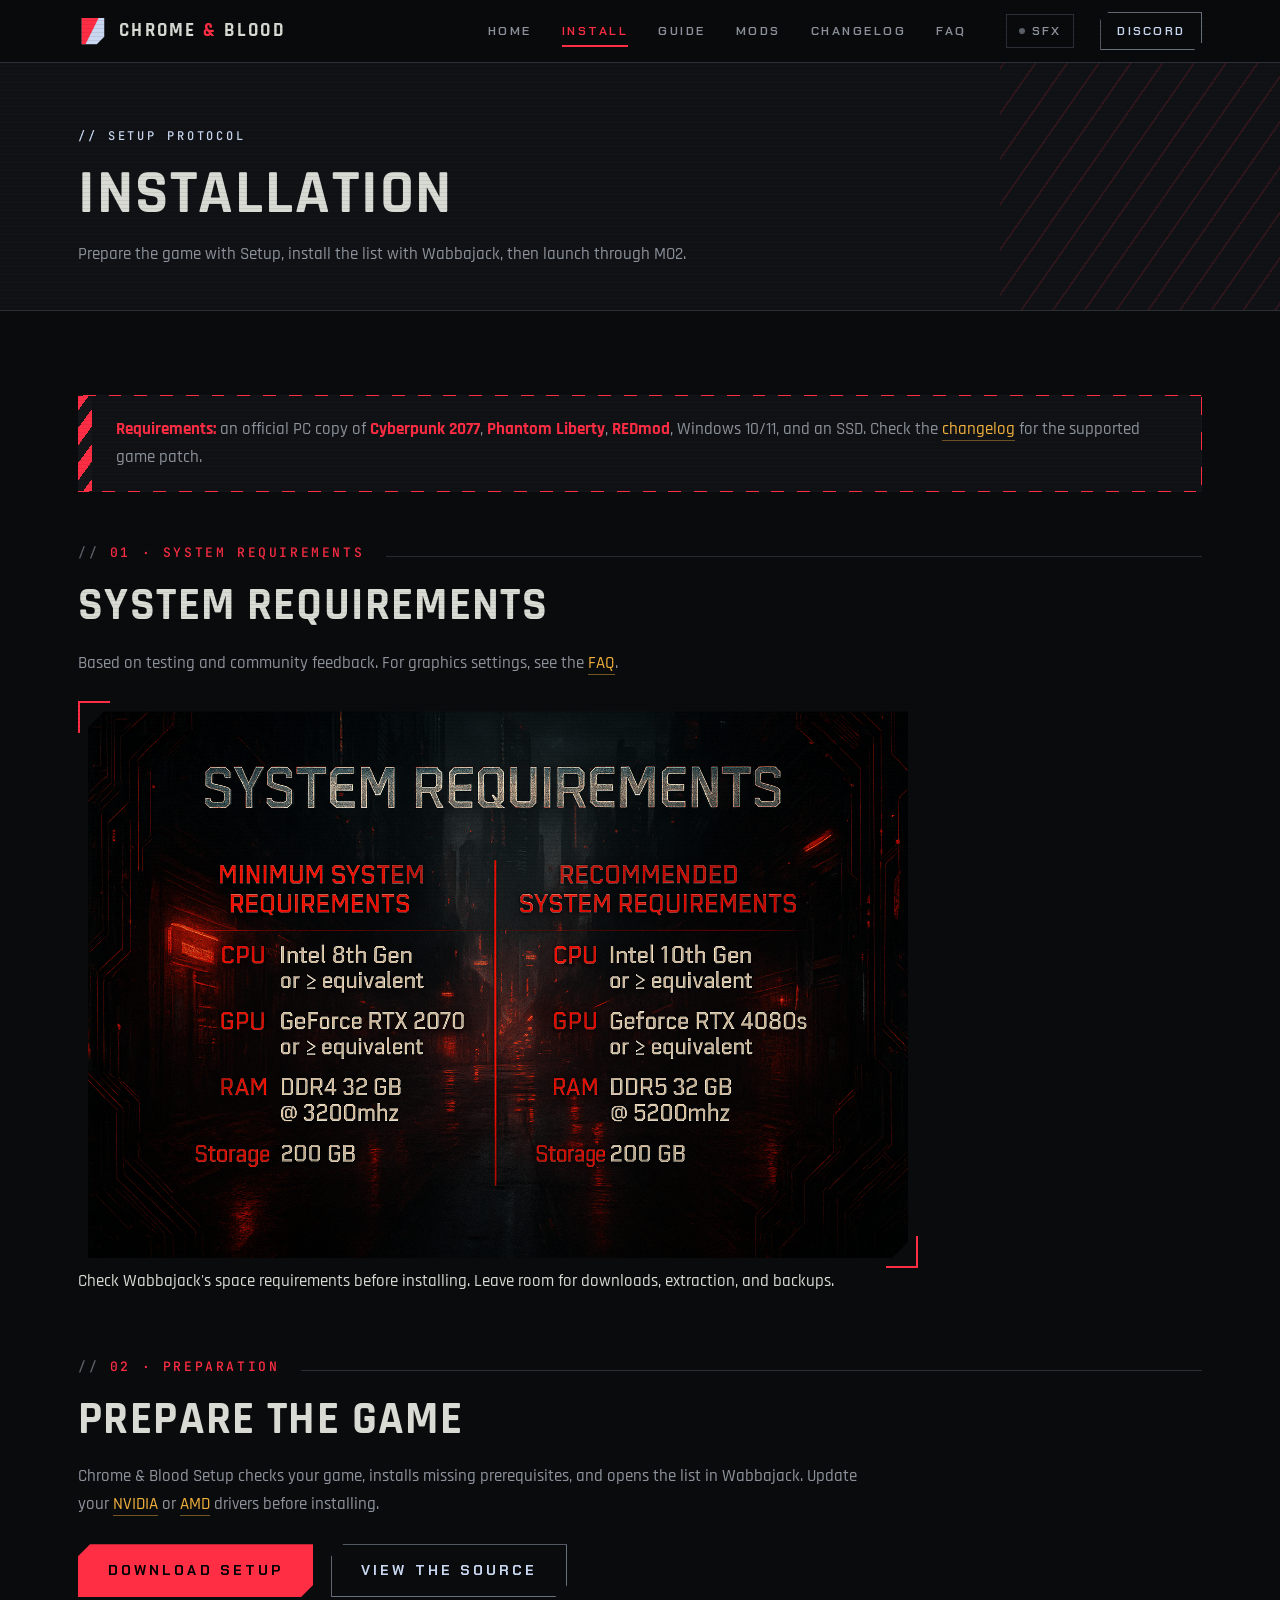
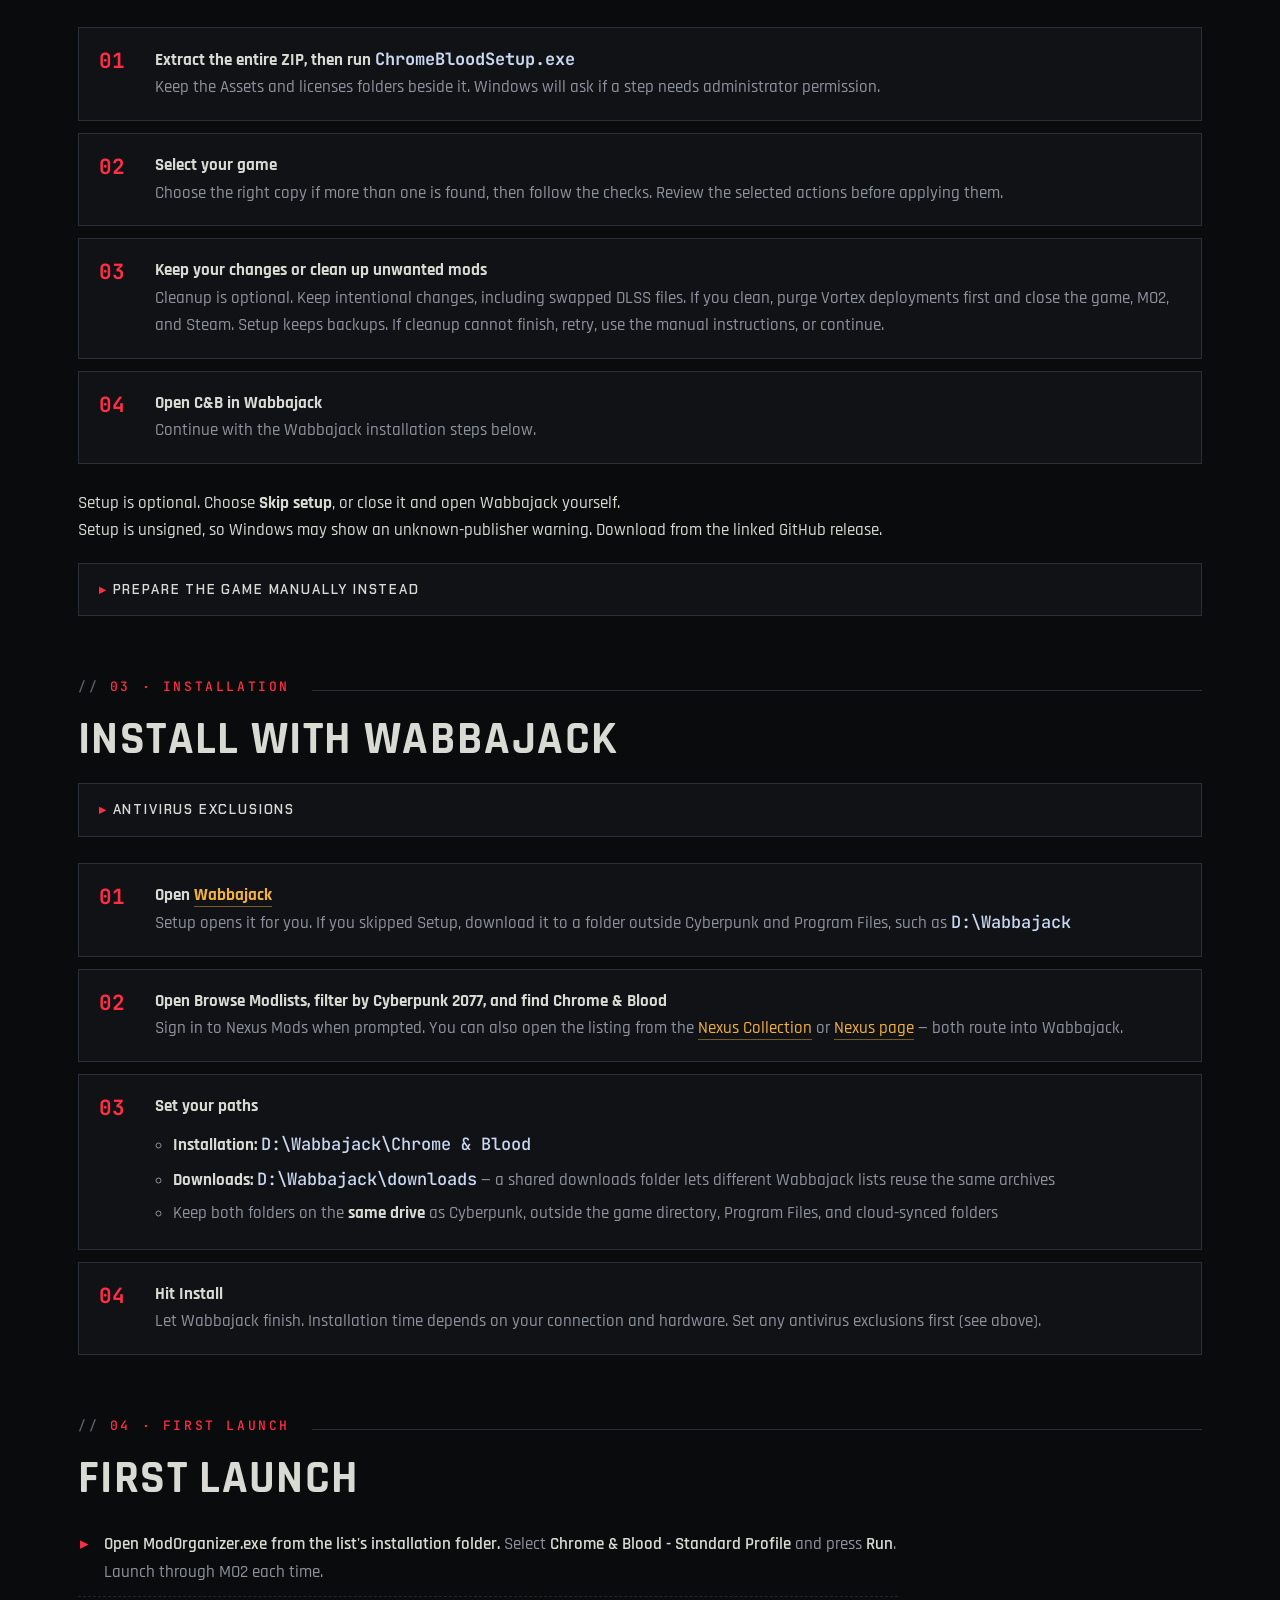
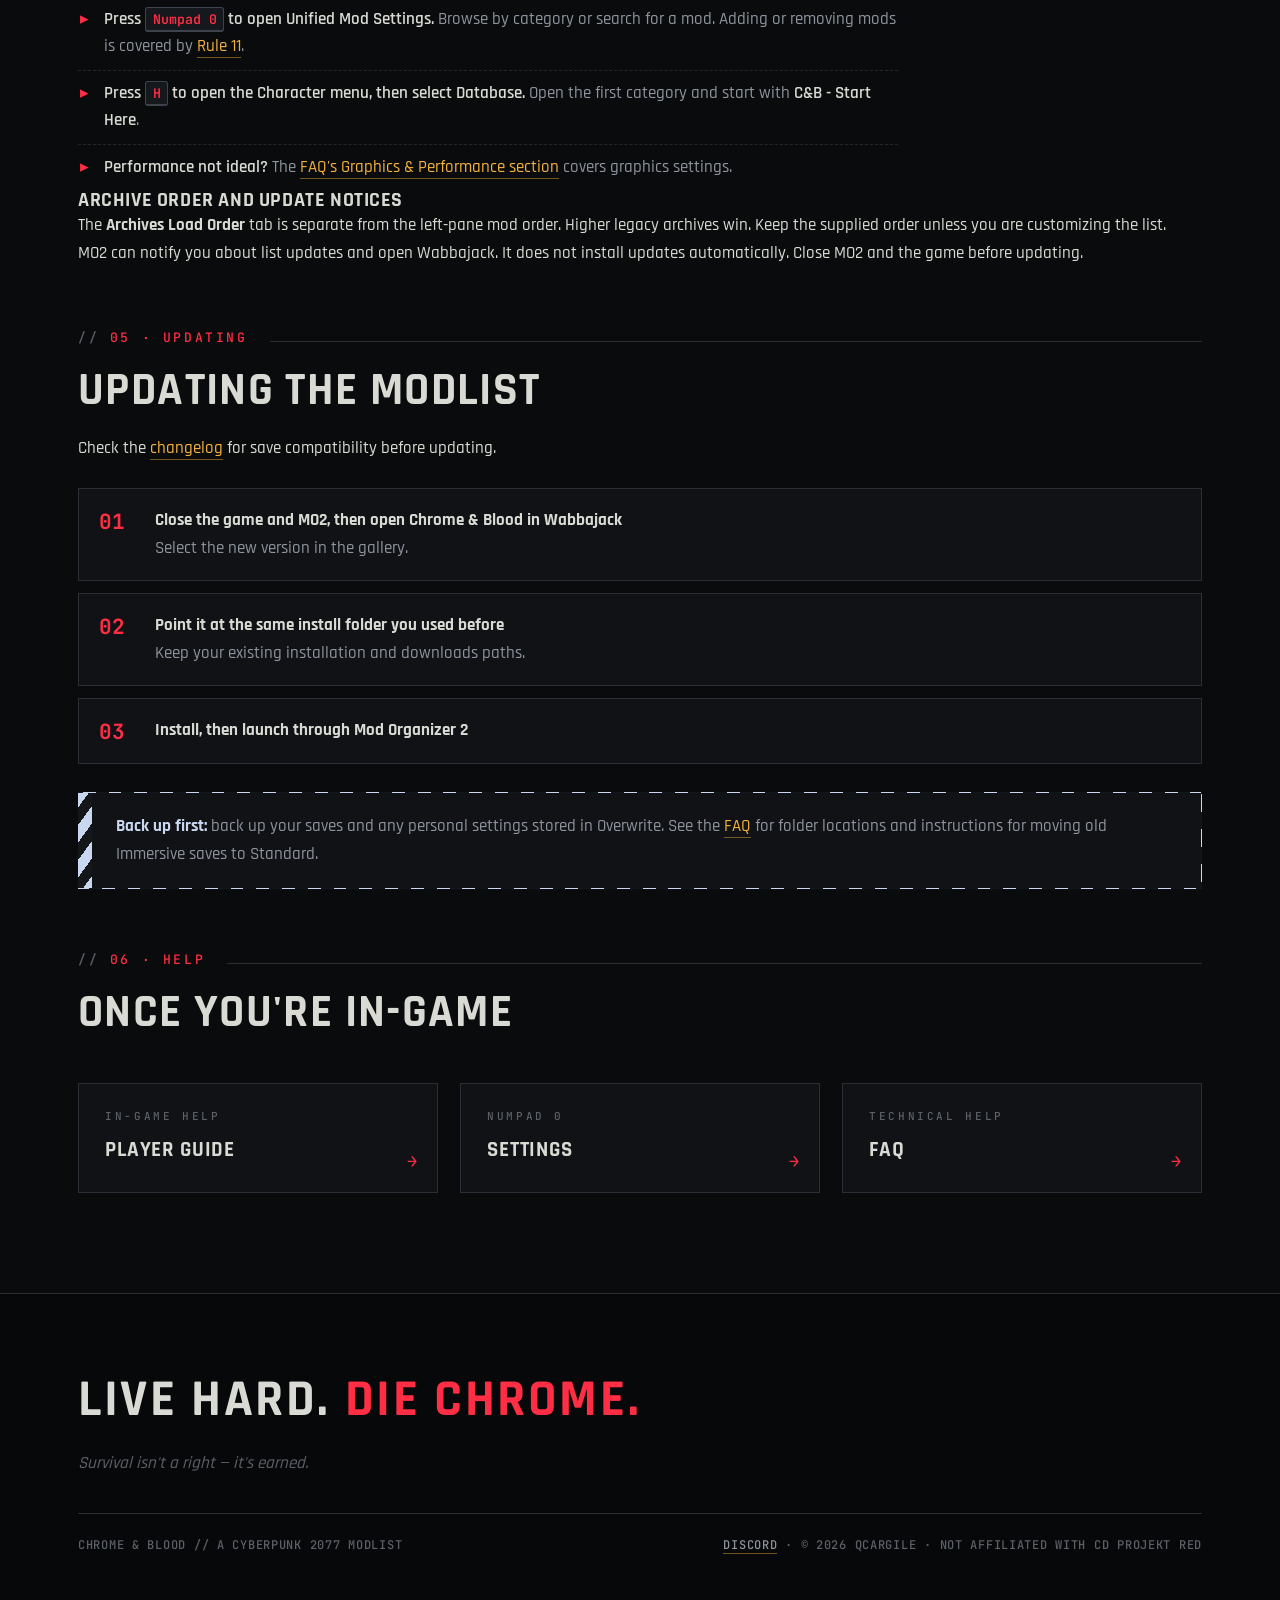
<file: docs/install.html>
<!DOCTYPE html>
<html lang="en">
<head>
<meta charset="UTF-8">
<meta name="viewport" content="width=device-width, initial-scale=1.0">
<title>Installation — Chrome &amp; Blood</title>
<meta name="description" content="Requirements, setup, installation, and updates for Chrome & Blood.">
<meta name="theme-color" content="#0a0b0d">
<link rel="icon" href="data:image/svg+xml,%3Csvg xmlns='http://www.w3.org/2000/svg' viewBox='0 0 32 32'%3E%3Cpath d='M4 2h24v20l-8 8H4z' fill='%23c9d7f0'/%3E%3Cpath d='M22 2 8 30H4V2z' fill='%23ff2e44'/%3E%3C/svg%3E">
<link rel="preconnect" href="https://fonts.googleapis.com">
<link rel="preconnect" href="https://fonts.gstatic.com" crossorigin>
<link href="https://fonts.googleapis.com/css2?family=Rajdhani:wght@500;600;700&family=Chakra+Petch:wght@500;600;700&family=JetBrains+Mono:wght@400;500;700&display=swap" rel="stylesheet">
<link rel="stylesheet" href="assets/style.css?v=20261122b">
</head>
<body>

<nav class="site-nav">
  <div class="wrap">
    <a class="brand" href="index.html">
      <svg class="brand-mark" viewBox="0 0 32 32" aria-hidden="true"><path d="M4 2h24v20l-8 8H4z" fill="#c9d7f0"/><path d="M22 2 8 30H4V2z" fill="#ff2e44"/></svg>
      <span class="brand-name">Chrome <b>&amp;</b> Blood</span>
    </a>
    <div class="nav-links">
      <a href="index.html">Home</a>
      <a href="install.html">Install</a>
      <a href="guide.html">Guide</a>
      <a href="mods.html">Mods</a>
      <a href="changelog.html">Changelog</a>
      <a href="faq.html">FAQ</a>
    </div>
    <a class="nav-cta" href="https://discord.gg/U65Nhdcns8" target="_blank" rel="noopener">Discord</a>
  </div>
</nav>

<header class="page-head">
  <div class="wrap">
    <span class="crumb">// SETUP PROTOCOL</span>
    <h1>Installation</h1>
    <p class="lede">Prepare the game with Setup, install the list with Wabbajack, then launch through MO2.</p>
  </div>
</header>

<main class="doc">
  <div class="wrap">

    <div class="callout red">
      <p><strong>Requirements:</strong> an official PC copy of <strong>Cyberpunk 2077</strong>, <strong>Phantom Liberty</strong>, <strong>REDmod</strong>, Windows 10/11, and an SSD. Check the <a href="changelog.html">changelog</a> for the supported game patch.</p>
    </div>

<div class="sec-head" style="margin-top:50px;"><span class="sec-tag">01 · SYSTEM REQUIREMENTS</span><span class="rule"></span></div>
    <h2 class="sec-title">System Requirements</h2>
    <p style="color:var(--text-dim); max-width:720px;">Based on testing and community feedback. For graphics settings, see the <a href="faq.html#graphics-performance">FAQ</a>.</p>
    <figure class="frame" style="max-width:840px; margin-top:24px;">
      <img src="assets/img/sysreq.png" alt="Chrome &amp; Blood system requirements chart" loading="lazy">
    </figure>
    <p>Check Wabbajack's space requirements before installing. Leave room for downloads, extraction, and backups.</p>

    <div class="sec-head" style="margin-top:60px;"><span class="sec-tag">02 · PREPARATION</span><span class="rule"></span></div>
    <h2 class="sec-title">Prepare the Game</h2>
    <p style="color:var(--text-dim); max-width:800px;">Chrome &amp; Blood Setup checks your game, installs missing prerequisites, and opens the list in Wabbajack. Update your <a href="https://www.nvidia.com/en-us/software/nvidia-app/" target="_blank" rel="noopener">NVIDIA</a> or <a href="https://www.amd.com/en/support/download/drivers.html" target="_blank" rel="noopener">AMD</a> drivers before installing.</p>
    <div class="btn-row" style="margin-top:26px;">
      <a class="btn btn-primary" href="https://github.com/qcargile/CyberpunkModlistSetup/releases/download/v1.1.0/ChromeBlood-Setup-1.1.0.zip">Download Setup</a>
      <a class="btn btn-ghost" href="https://github.com/qcargile/CyberpunkModlistSetup" target="_blank" rel="noopener">View the Source</a>
    </div>
    <ol class="steps" style="margin-top:30px;">
      <li><strong>Extract the entire ZIP, then run <code style="font-family:var(--mono); color:var(--secondary);">ChromeBloodSetup.exe</code></strong><p>Keep the Assets and licenses folders beside it. Windows will ask if a step needs administrator permission.</p></li>
      <li><strong>Select your game</strong><p>Choose the right copy if more than one is found, then follow the checks. Review the selected actions before applying them.</p></li>
      <li><strong>Keep your changes or clean up unwanted mods</strong><p>Cleanup is optional. Keep intentional changes, including swapped DLSS files. If you clean, purge Vortex deployments first and close the game, MO2, and Steam. Setup keeps backups. If cleanup cannot finish, retry, use the manual instructions, or continue.</p></li>
      <li><strong>Open C&amp;B in Wabbajack</strong><p>Continue with the Wabbajack installation steps below.</p></li>
    </ol>

    <p>Setup is optional. Choose <strong>Skip setup</strong>, or close it and open Wabbajack yourself.</p>
    <p>Setup is unsigned, so Windows may show an unknown-publisher warning. Download from the linked GitHub release.</p>

    <details class="fold" style="margin-top:18px;">
      <summary>Prepare the game manually instead</summary>
      <div class="fold-body">
    <ol class="steps">
      <li><strong><a href="https://support.cdprojektred.com/en/cyberpunk/pc/sp-technical/issue/2233/how-do-i-perform-a-clean-install-of-the-game" target="_blank" rel="noopener">Perform a clean install</a> of Cyberpunk 2077</strong><p>No mods or leftover files, using the exact game version required by your C&amp;B revision. A newer patch is not automatically compatible. Install it <strong>outside</strong> of <code style="font-family:var(--mono); color:var(--secondary);">Program Files</code>.</p></li>
      <li><strong>Keep cloud sync away from the install</strong><p>Do <strong>not</strong> put the game, the modlist, or the downloads folder anywhere OneDrive, Dropbox, or any other sync service touches. Synced folders lock files mid-install and break MO2's virtual file system.</p></li>
      <li><strong>Install the <a href="https://www.techpowerup.com/download/visual-c-redistributable-runtime-package-all-in-one/" target="_blank" rel="noopener">Visual C++ Redistributables (All-in-One)</a></strong><p>Extract the entire ZIP, then run <code style="font-family:var(--mono); color:var(--secondary);">install_all.bat</code>.</p></li>
      <li><strong>For Steam: update only on launch</strong>
        <ul class="substeps">
          <li>Right-click Cyberpunk 2077 in your Steam Library → <strong>Properties</strong></li>
          <li>Go to the <strong>Updates</strong> tab</li>
          <li>Set Automatic Updates to <strong>"Only update this game when I launch it"</strong></li>
          <li>From now on, <strong>only launch the game through Mod Organizer 2</strong>. This preference does not freeze the game version</li>
        </ul>
      </li>
      <li><strong>Make sure all official DLC is installed</strong></li>
      <li><strong>Install <a href="https://store.steampowered.com/app/2060310/Cyberpunk_2077_REDmod/" target="_blank" rel="noopener">REDmod</a></strong><p>It's a free DLC on Steam — Steam must show both <strong>Cyberpunk 2077: REDmod</strong> and <strong>Cyberpunk 2077: Phantom Liberty</strong> as installed.</p></li>
      <li><strong>Update your GPU drivers</strong><p><a href="https://www.nvidia.com/en-us/software/nvidia-app/" target="_blank" rel="noopener">NVIDIA App</a> or <a href="https://www.amd.com/en/support/download/drivers.html" target="_blank" rel="noopener">AMD Adrenalin</a>.</p></li>
      <li><strong>Install the <a href="https://www.microsoft.com/en-us/download/details.aspx?id=35" target="_blank" rel="noopener">DirectX End-User Runtime</a></strong></li>
    </ol>

      </div>
    </details>

    <div class="sec-head" style="margin-top:60px;"><span class="sec-tag">03 · INSTALLATION</span><span class="rule"></span></div>
    <h2 class="sec-title">Install with Wabbajack</h2>
    <details class="fold">
      <summary>Antivirus exclusions</summary>
      <div class="fold-body">
<p>Antivirus software can quarantine files that MO2 needs. Add the installation and downloads folders to its exclusions before installing. If files disappear or the game will not launch, check quarantine.</p>
<ol class="substeps" style="margin-left:18px;">
          <li>Open <strong>Windows Security</strong></li>
          <li>Go to <strong>Virus &amp; threat protection</strong></li>
          <li>Click <strong>Manage settings</strong></li>
          <li>Scroll to <strong>Exclusions</strong> → <strong>Add or remove exclusions</strong></li>
          <li>Add your Chrome &amp; Blood installation folder</li>
          <li>(Optional) Also exclude <code style="font-family:var(--mono); color:var(--secondary);">ModOrganizer.exe</code> and <code style="font-family:var(--mono); color:var(--secondary);">Cyberpunk2077.exe</code></li>
        </ol>
      </div>
    </details>
    <ol class="steps">
      <li><strong>Open <a href="https://www.wabbajack.org" target="_blank" rel="noopener">Wabbajack</a></strong><p>Setup opens it for you. If you skipped Setup, download it to a folder outside Cyberpunk and Program Files, such as <code style="font-family:var(--mono); color:var(--secondary);">D:\Wabbajack</code></p></li>
      <li><strong>Open Browse Modlists, filter by Cyberpunk 2077, and find Chrome &amp; Blood</strong><p>Sign in to Nexus Mods when prompted. You can also open the listing from the <a href="https://www.nexusmods.com/games/cyberpunk2077/collections/lrcdrr" target="_blank" rel="noopener">Nexus Collection</a> or <a href="https://www.nexusmods.com/cyberpunk2077/mods/20942" target="_blank" rel="noopener">Nexus page</a> — both route into Wabbajack.</p></li>
      <li><strong>Set your paths</strong>
        <ul class="substeps">
          <li><strong>Installation:</strong> <code style="font-family:var(--mono); color:var(--secondary);">D:\Wabbajack\Chrome &amp; Blood</code></li>
          <li><strong>Downloads:</strong> <code style="font-family:var(--mono); color:var(--secondary);">D:\Wabbajack\downloads</code> — a shared downloads folder lets different Wabbajack lists reuse the same archives</li>
          <li>Keep both folders on the <strong>same drive</strong> as Cyberpunk, outside the game directory, Program Files, and cloud-synced folders</li>
        </ul>
      </li>
      <li><strong>Hit Install</strong><p>Let Wabbajack finish. Installation time depends on your connection and hardware. Set any antivirus exclusions first (see above).</p></li>
    </ol>

    <div class="sec-head" style="margin-top:60px;"><span class="sec-tag">04 · FIRST LAUNCH</span><span class="rule"></span></div>
    <h2 class="sec-title">First Launch</h2>
    <ul class="feature-list" style="max-width:820px;">
      <li><strong>Open ModOrganizer.exe from the list's installation folder.</strong> Select <strong>Chrome &amp; Blood - Standard Profile</strong> and press <strong>Run</strong>. Launch through MO2 each time.</li>
      <li><strong>Press <kbd>Numpad 0</kbd> to open Unified Mod Settings.</strong> Browse by category or search for a mod. Adding or removing mods is covered by <a href="mods.html#rule11">Rule 11</a>.</li>
      <li><strong>Press <kbd>H</kbd> to open the Character menu, then select Database.</strong> Open the first category and start with <strong>C&amp;B - Start Here</strong>.</li>
      <li><strong>Performance not ideal?</strong> The <a href="faq.html#graphics-performance">FAQ's Graphics &amp; Performance section</a> covers graphics settings.</li>
    </ul>

    <h3>Archive Order and Update Notices</h3>
    <p>The <strong>Archives Load Order</strong> tab is separate from the left-pane mod order. Higher legacy archives win. Keep the supplied order unless you are customizing the list.</p>
    <p>MO2 can notify you about list updates and open Wabbajack. It does not install updates automatically. Close MO2 and the game before updating.</p>

    <div class="sec-head" style="margin-top:60px;"><span class="sec-tag">05 · UPDATING</span><span class="rule"></span></div>
    <h2 class="sec-title">Updating the Modlist</h2>
    <p>Check the <a href="changelog.html">changelog</a> for save compatibility before updating.</p>
    <ol class="steps">
      <li><strong>Close the game and MO2, then open Chrome &amp; Blood in Wabbajack</strong><p>Select the new version in the gallery.</p></li>
      <li><strong>Point it at the same install folder you used before</strong><p>Keep your existing installation and downloads paths.</p></li>
      <li><strong>Install, then launch through Mod Organizer 2</strong></li>
    </ol>
    <div class="callout">
      <p><strong>Back up first:</strong> back up your saves and any personal settings stored in Overwrite. See the <a href="faq.html#backups-updates">FAQ</a> for folder locations and instructions for moving old Immersive saves to Standard.</p>
    </div>

    <div class="sec-head" style="margin-top:60px;"><span class="sec-tag">06 · HELP</span><span class="rule"></span></div>
    <h2 class="sec-title">Once You're In-Game</h2>
    <div class="links-grid">
      <a class="link-card" href="guide.html"><span class="lc-label">In-game help</span><span class="lc-name">Player Guide</span><span class="lc-arrow">→</span></a>
      <a class="link-card" href="guide.html#settings"><span class="lc-label">Numpad 0</span><span class="lc-name">Settings</span><span class="lc-arrow">→</span></a>
      <a class="link-card" href="faq.html"><span class="lc-label">Technical help</span><span class="lc-name">FAQ</span><span class="lc-arrow">→</span></a>
    </div>

  </div>
</main>

<footer class="site-footer">
  <div class="wrap">
    <p class="footer-sign"><span class="lh">Live Hard.</span> <span class="dc">Die Chrome.</span></p>
    <p class="footer-quote">Survival isn't a right — it's earned.</p>
    <div class="footer-meta">
      <span>CHROME &amp; BLOOD // A CYBERPUNK 2077 MODLIST</span>
      <span><a href="https://discord.gg/U65Nhdcns8" target="_blank" rel="noopener">DISCORD</a> · &copy; 2026 QCARGILE · NOT AFFILIATED WITH CD PROJEKT RED</span>
    </div>
  </div>
</footer>

<script src="assets/site.js?v=20261029a"></script>
</body>
</html>
</file>
<file: docs/assets/style.css>
:root {
  --bg: #0a0b0d;
  --bg2: #101216;
  --bg3: #15181d;
  --line: #2a2e35;
  --line-bright: #3d434c;
  --primary: #ff2e44;
  --primary-dim: rgba(255, 46, 68, 0.55);
  --primary-faint: rgba(255, 46, 68, 0.12);
  --secondary: #c9d7f0;
  --secondary-dim: rgba(201, 215, 240, 0.50);
  --secondary-faint: rgba(201, 215, 240, 0.08);
  --gold: #f2b13d;
  --gold-bright: #ffcf6a;
  --gold-dim: rgba(242, 177, 61, 0.45);
  --blood: #ff2e44;
  --blood-dim: rgba(255, 46, 68, 0.55);
  --blood-faint: rgba(255, 46, 68, 0.10);
  --text: #d8dad3;
  --text-dim: #8d939c;
  --text-faint: #5c6168;
  --display: "Rajdhani", sans-serif;
  --label: "Chakra Petch", sans-serif;
  --mono: "JetBrains Mono", monospace;
  --notch: 16px;
}

* { margin: 0; padding: 0; box-sizing: border-box; }

html { scroll-behavior: smooth; scroll-padding-top: 84px; }

body {
  background: var(--bg);
  color: var(--text);
  font-family: var(--display);
  font-weight: 500;
  font-size: 17px;
  line-height: 1.62;
  -webkit-font-smoothing: antialiased;
  overflow-x: hidden;
}

body::after {
  content: "";
  position: fixed;
  inset: 0;
  pointer-events: none;
  z-index: 9999;
  background: repeating-linear-gradient(0deg, transparent 0 3px, rgba(0, 0, 0, 0.14) 3px 4px);
  opacity: 0.5;
}

::selection { background: var(--primary); color: #fff; }

a { color: var(--gold); text-decoration: none; border-bottom: 1px solid var(--gold-dim); transition: border-color 0.15s, color 0.15s; }
a:hover { color: var(--gold-bright); border-bottom-color: var(--gold-bright); }
a:focus-visible, button:focus-visible { outline: 2px solid var(--primary); outline-offset: 2px; }

img { max-width: 100%; display: block; }

.wrap { max-width: 1180px; margin: 0 auto; padding: 0 28px; }

h1, h2, h3, h4 { font-family: var(--display); font-weight: 700; text-transform: uppercase; line-height: 1.1; letter-spacing: 0.03em; }

kbd {
  font-family: var(--mono);
  font-size: 0.78em;
  background: var(--bg3);
  border: 1px solid var(--line-bright);
  border-bottom-width: 2px;
  border-radius: 3px;
  padding: 0.15em 0.5em;
  color: var(--primary);
  white-space: nowrap;
}

.site-nav {
  position: sticky;
  top: 0;
  z-index: 100;
  background: rgba(10, 11, 13, 0.88);
  backdrop-filter: blur(10px);
  border-bottom: 1px solid var(--line);
}

.site-nav .wrap {
  display: flex;
  align-items: center;
  gap: 26px;
  min-height: 62px;
  flex-wrap: wrap;
  padding-top: 8px;
  padding-bottom: 8px;
}

.brand {
  display: flex;
  align-items: center;
  gap: 11px;
  border-bottom: none;
  margin-right: auto;
}
.brand:hover { border-bottom: none; }

.brand-mark {
  width: 30px;
  height: 30px;
  flex: none;
}

.brand-name {
  font-family: var(--display);
  font-weight: 700;
  font-size: 19px;
  letter-spacing: 0.12em;
  text-transform: uppercase;
  color: var(--text);
}
.brand-name b { color: var(--primary); font-weight: 700; }

.nav-links { display: flex; gap: 4px; flex-wrap: wrap; }

.nav-links a {
  font-family: var(--label);
  font-weight: 600;
  font-size: 12.5px;
  letter-spacing: 0.2em;
  text-transform: uppercase;
  color: var(--text-dim);
  padding: 8px 13px;
  border-bottom: none;
  position: relative;
}
.nav-links a:hover { color: var(--text); }
.nav-links a.active { color: var(--primary); }
.nav-links a.active::after {
  content: "";
  position: absolute;
  left: 13px;
  right: 13px;
  bottom: 2px;
  height: 2px;
  background: var(--primary);
}

.nav-cta {
  font-family: var(--label);
  font-weight: 600;
  font-size: 12.5px;
  letter-spacing: 0.18em;
  text-transform: uppercase;
  color: var(--secondary);
  border: 1px solid var(--secondary-dim);
  padding: 8px 16px;
  clip-path: polygon(8px 0, 100% 0, 100% calc(100% - 8px), calc(100% - 8px) 100%, 0 100%, 0 8px);
  transition: background 0.15s, color 0.15s;
}
.nav-cta:hover { background: var(--secondary); color: #000; border-bottom-color: transparent; }

.hero {
  position: relative;
  min-height: 86vh;
  display: flex;
  flex-direction: column;
  justify-content: center;
  overflow: hidden;
  border-bottom: 1px solid var(--line);
}

.hero-bg {
  position: absolute;
  inset: 0;
  background-image: url("img/city.jpg");
  background-size: cover;
  background-position: center 30%;
  filter: saturate(1.08) contrast(1.04);
}

.hero-bg::after {
  content: "";
  position: absolute;
  inset: 0;
  background: linear-gradient(180deg, rgba(10, 11, 13, 0.78) 0%, rgba(10, 11, 13, 0.45) 45%, rgba(10, 11, 13, 0.96) 100%);
}

.hero-sweep {
  position: absolute;
  left: 0;
  right: 0;
  top: -4px;
  height: 3px;
  background: linear-gradient(90deg, transparent, var(--secondary), transparent);
  opacity: 0;
  animation: sweep 2.6s cubic-bezier(0.6, 0, 0.3, 1) 0.4s 1;
}
@keyframes sweep {
  0% { top: 0; opacity: 0.9; }
  100% { top: 100%; opacity: 0; }
}

.hero-inner { position: relative; padding: 120px 0 90px; }

.hero-kicker {
  font-family: var(--mono);
  font-size: 12px;
  letter-spacing: 0.32em;
  text-transform: uppercase;
  color: var(--secondary);
  margin-bottom: 22px;
  display: flex;
  align-items: center;
  gap: 14px;
}
.hero-kicker::before { content: ""; width: 42px; height: 1px; background: var(--secondary-dim); }

.hero-title {
  font-size: clamp(56px, 10vw, 124px);
  letter-spacing: 0.02em;
  color: #f4f5ef;
  text-shadow: 0 0 42px rgba(255, 46, 68, 0.16);
  animation: glitch-in 0.7s steps(8) 0.15s both;
}
.hero-title .amp { color: var(--blood); padding: 0 0.06em; }

@keyframes glitch-in {
  0% { opacity: 0; transform: translateX(-8px); clip-path: inset(0 0 70% 0); text-shadow: -4px 0 var(--blood), 4px 0 var(--secondary); }
  35% { opacity: 1; clip-path: inset(30% 0 20% 0); text-shadow: 3px 0 var(--blood), -3px 0 var(--secondary); }
  70% { clip-path: inset(0 0 0 0); transform: translateX(2px); text-shadow: -2px 0 var(--blood), 2px 0 var(--secondary); }
  100% { transform: none; text-shadow: 0 0 42px rgba(255, 46, 68, 0.16); }
}

.hero-tag {
  font-family: var(--label);
  font-weight: 600;
  font-size: clamp(15px, 2.2vw, 21px);
  letter-spacing: 0.42em;
  text-transform: uppercase;
  color: var(--secondary);
  margin: 18px 0 30px;
}

.hero-sub { max-width: 560px; color: var(--text-dim); font-size: 18px; margin-bottom: 42px; }

.btn-row { display: flex; gap: 18px; flex-wrap: wrap; }

.btn {
  font-family: var(--label);
  font-weight: 700;
  font-size: 14px;
  letter-spacing: 0.22em;
  text-transform: uppercase;
  padding: 15px 30px;
  border: none;
  cursor: pointer;
  clip-path: polygon(12px 0, 100% 0, 100% calc(100% - 12px), calc(100% - 12px) 100%, 0 100%, 0 12px);
  transition: transform 0.12s, filter 0.12s, background 0.15s, color 0.15s;
  display: inline-block;
}
.btn:hover { transform: translate(-1px, -1px); border-bottom-color: transparent; }
.btn:active { transform: translate(1px, 1px); }

.btn-primary { background: var(--primary); color: #000; }
.btn-primary:hover { filter: brightness(1.08); color: #000; }

.btn-ghost { background: transparent; color: var(--secondary); box-shadow: inset 0 0 0 1px var(--secondary-dim); }
.btn-ghost:hover { background: var(--secondary-faint); color: var(--secondary); }

.stat-strip { border-bottom: 1px solid var(--line); background: var(--bg2); }

.stat-strip .wrap {
  display: grid;
  grid-template-columns: repeat(3, minmax(0, 1fr));
}

.stat {
  padding: 26px 24px;
  border-left: 1px solid var(--line);
  text-align: center;
}
.stat:first-child { border-left: none; }

.stat b {
  display: block;
  font-family: var(--display);
  font-weight: 700;
  font-size: 34px;
  letter-spacing: 0.03em;
  color: var(--primary);
  line-height: 1;
  margin-bottom: 7px;
}
.stat span {
  font-family: var(--label);
  font-size: 11.5px;
  font-weight: 600;
  letter-spacing: 0.26em;
  text-transform: uppercase;
  color: var(--text-dim);
}

section.block { padding: 96px 0 30px; }
section.block:last-of-type { padding-bottom: 96px; }

.sec-head { display: flex; align-items: baseline; gap: 22px; margin-bottom: 18px; }

.sec-tag {
  font-family: var(--mono);
  font-size: 13px;
  letter-spacing: 0.2em;
  color: var(--primary);
  white-space: nowrap;
}
.sec-tag::before { content: "// "; color: var(--text-faint); }

.sec-head .rule { flex: 1; height: 1px; background: var(--line); }

.sec-title { font-size: clamp(30px, 4.4vw, 46px); margin-bottom: 18px; }
.sec-title .accent { color: var(--primary); }

.pillar {
  display: grid;
  grid-template-columns: 1fr 1fr;
  gap: 60px;
  align-items: center;
  padding: 50px 0;
}
.pillar.flip .pillar-media { order: -1; }

.pillar-copy p { color: var(--text-dim); margin-bottom: 18px; }
.pillar-copy p strong { color: var(--text); }

.feature-list { list-style: none; }
.feature-list li {
  padding: 9px 0 9px 26px;
  position: relative;
  color: var(--text-dim);
  border-top: 1px dashed rgba(61, 67, 76, 0.5);
}
.feature-list li:first-child { border-top: none; }
.feature-list li::before {
  content: "▸";
  position: absolute;
  left: 2px;
  color: var(--primary);
}
.feature-list li strong { color: var(--text); font-weight: 600; }

.frame { position: relative; padding: 10px; }
.frame img {
  width: 100%;
  clip-path: polygon(var(--notch) 0, 100% 0, 100% calc(100% - var(--notch)), calc(100% - var(--notch)) 100%, 0 100%, 0 var(--notch));
  filter: saturate(1.05);
}
.frame::before, .frame::after {
  content: "";
  position: absolute;
  width: 30px;
  height: 30px;
  pointer-events: none;
}
.frame::before { top: 0; left: 0; border-top: 2px solid var(--primary); border-left: 2px solid var(--primary); }
.frame::after { bottom: 0; right: 0; border-bottom: 2px solid var(--primary); border-right: 2px solid var(--primary); }

.frame figcaption {
  position: absolute;
  bottom: 20px;
  left: 24px;
  font-family: var(--mono);
  font-size: 11px;
  letter-spacing: 0.2em;
  text-transform: uppercase;
  color: rgba(216, 218, 211, 0.85);
  background: rgba(10, 11, 13, 0.72);
  padding: 4px 10px;
}

.panel {
  position: relative;
  background: var(--line);
  clip-path: polygon(var(--notch) 0, 100% 0, 100% calc(100% - var(--notch)), calc(100% - var(--notch)) 100%, 0 100%, 0 var(--notch));
  padding: 1px;
}
.panel-in {
  background: var(--bg2);
  clip-path: polygon(var(--notch) 0, 100% 0, 100% calc(100% - var(--notch)), calc(100% - var(--notch)) 100%, 0 100%, 0 var(--notch));
  padding: 34px 34px 30px;
  height: 100%;
}

.profiles-grid { display: grid; grid-template-columns: 1fr 1fr; gap: 30px; margin-top: 44px; }

.profile-head {
  display: flex;
  align-items: center;
  gap: 12px;
  margin-bottom: 6px;
}
.profile-head h3 { font-size: 26px; }
.profile-chip {
  font-family: var(--label);
  font-size: 10.5px;
  font-weight: 700;
  letter-spacing: 0.2em;
  padding: 3px 9px;
  text-transform: uppercase;
}
.profile-immersive .profile-chip { background: var(--blood-faint); color: var(--blood); box-shadow: inset 0 0 0 1px var(--blood-dim); }
.profile-standard .profile-chip { background: var(--secondary-faint); color: var(--secondary); box-shadow: inset 0 0 0 1px var(--secondary-dim); }
.profile-immersive .panel { background: linear-gradient(160deg, var(--blood-dim), var(--line) 40%); }
.profile-standard .panel { background: linear-gradient(160deg, var(--secondary-dim), var(--line) 40%); }
.profile-sub { color: var(--text-faint); font-family: var(--label); font-size: 12px; letter-spacing: 0.14em; text-transform: uppercase; margin-bottom: 18px; }

.callout {
  display: block;
  background: var(--bg2);
  border: 1px solid var(--line);
  border-left: 14px solid;
  border-image: repeating-linear-gradient(-45deg, var(--secondary) 0 9px, #15161a 9px 18px) 14;
  padding: 20px 24px;
  margin: 28px 0;
  color: var(--text-dim);
}
.callout strong { color: var(--secondary); }
.callout.red { border-image: repeating-linear-gradient(-45deg, var(--blood) 0 9px, #15161a 9px 18px) 14; }
.callout.red strong { color: var(--blood); }
.callout p + p { margin-top: 10px; }

.quote-band {
  text-align: center;
  padding: 86px 0;
  border-top: 1px solid var(--line);
  border-bottom: 1px solid var(--line);
  background:
    radial-gradient(ellipse 60% 90% at 50% 110%, rgba(255, 34, 76, 0.10), transparent),
    var(--bg2);
}
.quote-band .big {
  font-family: var(--display);
  font-weight: 700;
  text-transform: uppercase;
  font-size: clamp(24px, 4vw, 40px);
  letter-spacing: 0.04em;
  max-width: 880px;
  margin: 0 auto 14px;
}
.quote-band .big em { font-style: normal; color: var(--primary); }
.quote-band .sign {
  font-family: var(--label);
  font-weight: 600;
  letter-spacing: 0.4em;
  text-transform: uppercase;
  color: var(--blood);
  font-size: 15px;
}

.links-grid { display: grid; grid-template-columns: repeat(3, 1fr); gap: 22px; margin-top: 44px; }

.link-card {
  border: 1px solid var(--line);
  background: var(--bg2);
  padding: 24px 26px;
  display: block;
  color: var(--text);
  position: relative;
  transition: border-color 0.15s, background 0.15s, transform 0.12s;
}
.link-card:hover { border-color: var(--primary-dim); background: var(--bg3); border-bottom-color: var(--primary-dim); transform: translateY(-2px); }
.link-card .lc-label {
  font-family: var(--mono);
  font-size: 11px;
  letter-spacing: 0.24em;
  text-transform: uppercase;
  color: var(--text-faint);
  display: block;
  margin-bottom: 8px;
}
.link-card .lc-name { font-family: var(--display); font-weight: 700; font-size: 21px; text-transform: uppercase; letter-spacing: 0.04em; }
.link-card .lc-arrow { position: absolute; right: 20px; bottom: 16px; color: var(--primary); font-family: var(--mono); transition: transform 0.15s; }
.link-card:hover .lc-arrow { transform: translateX(5px); }

.ack-cols { display: grid; grid-template-columns: 1fr 1fr; gap: 18px 56px; margin-top: 32px; }
.ack-cols .feature-list li::before { content: "+"; color: var(--secondary); }

.gallery { display: grid; grid-template-columns: repeat(4, 1fr); gap: 10px; margin-top: 40px; }
.g-cell {
  display: block;
  aspect-ratio: 16 / 9;
  overflow: hidden;
  border: 1px solid var(--line);
  border-bottom: 1px solid var(--line);
  position: relative;
}
.g-cell img { width: 100%; height: 100%; object-fit: cover; transition: transform 0.35s ease, filter 0.35s ease; }
.g-cell:hover { border-color: var(--primary-dim); }
.g-cell:hover img { transform: scale(1.05); filter: saturate(1.15); }
.gallery-credit {
  font-family: var(--mono);
  font-size: 11.5px;
  letter-spacing: 0.16em;
  text-transform: uppercase;
  color: var(--text-faint);
  margin-top: 16px;
}

.rel-chip {
  display: inline-flex;
  align-items: center;
  gap: 10px;
  font-family: var(--mono);
  font-size: 12px;
  letter-spacing: 0.16em;
  text-transform: uppercase;
  color: var(--text-dim);
  border: 1px solid var(--line-bright);
  border-left: 3px solid var(--primary);
  background: rgba(10, 11, 13, 0.6);
  padding: 8px 14px;
  margin-bottom: 34px;
}
.rel-chip b { color: var(--primary); font-weight: 500; }
.rel-chip i { color: var(--secondary); font-style: normal; }

.ticker { border-bottom: 1px solid var(--line); background: #0c0d10; overflow: hidden; }
.ticker-track {
  display: inline-flex;
  white-space: nowrap;
  padding: 9px 0;
  animation: tick 55s linear infinite;
  will-change: transform;
}
.ticker:hover .ticker-track { animation-play-state: paused; }
.ticker-track span {
  font-family: var(--mono);
  font-size: 11.5px;
  letter-spacing: 0.2em;
  text-transform: uppercase;
  color: var(--text-faint);
  padding: 0 30px;
}
.ticker-track span::after { content: "◆"; color: var(--primary-dim); margin-left: 60px; font-size: 8px; vertical-align: 1px; }
.ticker-track span b { color: var(--primary); font-weight: 500; }
.ticker-track span i { color: var(--secondary); font-style: normal; }
@keyframes tick { to { transform: translateX(-50%); } }

.reveal.in .frame img { animation: feed-lock 0.6s ease both; }
@keyframes feed-lock {
  0% { filter: saturate(0) brightness(1.7) contrast(1.2); transform: scale(1.03); }
  55% { filter: saturate(1.35) brightness(1.12); }
  100% { filter: saturate(1.05) brightness(1); transform: none; }
}

.cta-band {
  text-align: center;
  padding: 80px 0;
  border-top: 1px solid var(--line);
  background:
    radial-gradient(ellipse 55% 80% at 50% -20%, rgba(201, 215, 240, 0.06), transparent),
    var(--bg2);
}
.cta-band h2 { font-size: clamp(28px, 4.6vw, 44px); margin-bottom: 10px; }
.cta-band h2 .accent { color: var(--primary); }
.cta-band p { color: var(--text-dim); margin-bottom: 34px; }
.cta-band .btn-row { justify-content: center; }

.flatline {
  min-height: 72vh;
  display: flex;
  flex-direction: column;
  justify-content: center;
  align-items: center;
  text-align: center;
  padding: 60px 28px;
}
.flatline .code {
  font-family: var(--display);
  font-weight: 700;
  font-size: clamp(90px, 18vw, 190px);
  line-height: 1;
  color: var(--primary);
  letter-spacing: 0.04em;
  animation: glitch-in 0.7s steps(8) 0.1s both;
}
.flatline .label {
  font-family: var(--label);
  font-weight: 600;
  font-size: clamp(14px, 2.4vw, 20px);
  letter-spacing: 0.42em;
  text-transform: uppercase;
  color: var(--secondary);
  margin: 14px 0 18px;
}
.flatline p { color: var(--text-dim); max-width: 460px; margin-bottom: 38px; }

.site-footer { border-top: 1px solid var(--line); background: #07080a; padding: 64px 0 46px; }
.footer-sign {
  font-family: var(--display);
  font-weight: 700;
  font-size: clamp(28px, 5vw, 52px);
  text-transform: uppercase;
  letter-spacing: 0.05em;
  margin-bottom: 8px;
}
.footer-sign .lh { color: var(--text); }
.footer-sign .dc { color: var(--blood); }
.footer-quote { color: var(--text-faint); font-style: italic; margin-bottom: 36px; }
.footer-meta {
  display: flex;
  justify-content: space-between;
  gap: 20px;
  flex-wrap: wrap;
  font-family: var(--mono);
  font-size: 12px;
  letter-spacing: 0.06em;
  color: var(--text-faint);
  border-top: 1px solid var(--line);
  padding-top: 22px;
}
.footer-meta a { color: var(--text-dim); }
.footer-meta a:hover { color: var(--secondary); }

.page-head { border-bottom: 1px solid var(--line); background: var(--bg2); padding: 64px 0 42px; position: relative; overflow: hidden; }
.page-head::after {
  content: "";
  position: absolute;
  top: 0;
  right: -60px;
  width: 340px;
  height: 100%;
  background: repeating-linear-gradient(-55deg, var(--primary-faint) 0 2px, transparent 2px 26px);
  pointer-events: none;
}
.page-head h1 { font-size: clamp(36px, 6vw, 62px); }
.page-head .crumb { font-family: var(--mono); font-size: 12px; letter-spacing: 0.24em; text-transform: uppercase; color: var(--secondary); margin-bottom: 14px; display: block; }
.page-head .lede { color: var(--text-dim); max-width: 640px; margin-top: 12px; }

.doc { padding: 56px 0 100px; }
.doc-grid { display: grid; grid-template-columns: 1fr; gap: 0; }

.steps { counter-reset: step; list-style: none; margin: 26px 0; }
.steps > li {
  counter-increment: step;
  position: relative;
  padding: 18px 22px 18px 76px;
  border: 1px solid var(--line);
  background: var(--bg2);
  margin-bottom: 12px;
}
.steps > li::before {
  content: counter(step, decimal-leading-zero);
  position: absolute;
  left: 20px;
  top: 16px;
  font-family: var(--mono);
  font-weight: 700;
  font-size: 21px;
  color: var(--primary);
}
.steps > li strong { color: var(--text); }
.steps > li p { color: var(--text-dim); }
.steps .substeps { margin: 8px 0 0 18px; color: var(--text-dim); }
.steps .substeps li { padding: 3px 0; }

.spec-row { display: grid; grid-template-columns: repeat(4, 1fr); gap: 14px; margin: 26px 0; }
.spec-cell { border: 1px solid var(--line); background: var(--bg2); padding: 18px; text-align: center; }
.spec-cell b { display: block; font-family: var(--mono); font-size: 22px; color: var(--secondary); margin-bottom: 6px; }
.spec-cell span { font-family: var(--label); font-size: 10.5px; font-weight: 600; letter-spacing: 0.2em; text-transform: uppercase; color: var(--text-faint); }

table { width: 100%; border-collapse: collapse; margin: 22px 0; font-size: 16px; }
th {
  font-family: var(--label);
  font-size: 11.5px;
  font-weight: 700;
  letter-spacing: 0.18em;
  text-transform: uppercase;
  text-align: left;
  color: var(--primary);
  border-bottom: 1px solid var(--line-bright);
  padding: 10px 14px;
}
td { border-bottom: 1px solid var(--line); padding: 11px 14px; color: var(--text-dim); vertical-align: top; }
td:first-child { white-space: nowrap; }
tr:hover td { background: rgba(252, 238, 10, 0.025); }

details.fold { border: 1px solid var(--line); background: var(--bg2); margin: 14px 0; }
details.fold summary {
  cursor: pointer;
  list-style: none;
  font-family: var(--label);
  font-weight: 600;
  font-size: 13px;
  letter-spacing: 0.14em;
  text-transform: uppercase;
  color: var(--text);
  padding: 15px 20px;
}
details.fold summary::before { content: "▸ "; color: var(--primary); }
details.fold[open] summary::before { content: "▾ "; }
details.fold summary::-webkit-details-marker { display: none; }
details.fold .fold-body { padding: 4px 22px 20px; color: var(--text-dim); }

.md { max-width: 880px; }
.md h1 { font-size: 34px; margin: 40px 0 18px; }
.md h2 {
  font-size: 25px;
  margin: 44px 0 16px;
  padding-bottom: 10px;
  border-bottom: 1px solid var(--line);
  color: var(--primary);
}
.md h3 { font-size: 20px; margin: 30px 0 12px; }
.md p { margin: 13px 0; color: var(--text-dim); }
.md strong { color: var(--text); }
.md ul, .md ol { margin: 13px 0 13px 24px; color: var(--text-dim); }
.md li { margin: 5px 0; }
.md hr { border: none; border-top: 1px dashed var(--line-bright); margin: 34px 0; }
.md code { font-family: var(--mono); font-size: 0.84em; background: var(--bg3); border: 1px solid var(--line); padding: 0.1em 0.4em; color: var(--secondary); }
.md :not(pre) > code { overflow-wrap: anywhere; }
.md pre { background: var(--bg3); border: 1px solid var(--line); padding: 16px 18px; overflow-x: auto; margin: 16px 0; }
.md pre code { border: none; background: none; padding: 0; }
.md blockquote { border-left: 3px solid var(--primary-dim); padding: 6px 0 6px 18px; margin: 16px 0; color: var(--text-dim); }
.md img { border: 1px solid var(--line); margin: 14px 0; }
.md details {
  border: 1px solid var(--line);
  background: var(--bg2);
  margin: 18px 0;
  padding: 0;
}
.md details summary {
  cursor: pointer;
  list-style: none;
  font-family: var(--display);
  font-weight: 700;
  font-size: 19px;
  text-transform: uppercase;
  letter-spacing: 0.05em;
  color: var(--text);
  padding: 16px 22px;
  background: var(--bg3);
  transition: color 0.15s;
}
.md details summary:hover { color: var(--primary); }
.md details summary::before { content: "▸ "; color: var(--primary); }
.md details[open] summary::before { content: "▾ "; }
.md details summary::-webkit-details-marker { display: none; }
.md details > *:not(summary) { margin-left: 22px; margin-right: 22px; }
.md details > h2:first-of-type { margin-top: 20px; }
.md details > *:last-child { padding-bottom: 6px; margin-bottom: 18px; }

.lo-controls { display: flex; gap: 14px; flex-wrap: wrap; align-items: center; margin: 30px 0 10px; }
.lo-tabs { display: flex; gap: 8px; }
.lo-actions { display: flex; gap: 8px; flex-wrap: wrap; }
.lo-actions[hidden] { display: none; }
.lo-tab {
  font-family: var(--label);
  font-weight: 600;
  font-size: 12.5px;
  letter-spacing: 0.18em;
  text-transform: uppercase;
  background: var(--bg2);
  border: 1px solid var(--line);
  color: var(--text-dim);
  padding: 9px 18px;
  cursor: pointer;
  transition: color 0.15s, border-color 0.15s;
}
.lo-tab:hover { color: var(--text); }
.lo-tab.active { color: var(--primary); border-color: var(--primary-dim); background: var(--primary-faint); }
.lo-search {
  flex: 1;
  min-width: 220px;
  background: var(--bg2);
  border: 1px solid var(--line);
  color: var(--text);
  font-family: var(--mono);
  font-size: 13px;
  letter-spacing: 0.04em;
  padding: 10px 14px;
}
.lo-search:focus { outline: none; border-color: var(--primary-dim); }
.lo-search::placeholder { color: var(--text-faint); }
.lo-meta { font-family: var(--mono); font-size: 12px; letter-spacing: 0.1em; color: var(--text-faint); margin-bottom: 26px; }
.lo-layout { display: grid; grid-template-columns: minmax(0, 1fr) minmax(190px, 230px); gap: 28px; align-items: start; }
.lo-layout > #list { grid-area: 1 / 1; min-width: 0; }
.lo-categories {
  grid-area: 1 / 2;
  position: sticky;
  top: 84px;
  max-height: calc(100vh - 108px);
  overflow: auto;
  scrollbar-color: var(--line) var(--bg2);
  scrollbar-width: thin;
  padding: 10px 16px 12px;
  background: var(--bg2);
  border: 1px solid var(--line);
  border-top-color: var(--primary-dim);
}
.lo-categories h2 { margin: 4px 0 8px; font: 700 15px var(--label); color: var(--secondary); }
.lo-categories ul { list-style: none; padding: 0; margin: 0; }
.lo-categories a { display: block; border: 0; padding: 5px 0; line-height: 1.3; color: var(--text-dim); }
.lo-categories a:hover { color: var(--gold-bright); }
.lo-actions button:focus-visible, .lo-categories a:focus-visible, .lo-group summary:focus-visible, .lo-search:focus-visible { outline: 2px solid var(--primary); outline-offset: 2px; }
.lo-group { margin: 0 0 14px; scroll-margin-top: 84px; }
.lo-group summary {
  cursor: pointer;
  list-style: none;
  font-family: var(--label);
  font-weight: 700;
  font-size: 13px;
  letter-spacing: 0.2em;
  text-transform: uppercase;
  color: var(--primary);
  border: 1px solid var(--line);
  background: var(--bg2);
  padding: 13px 16px;
  display: flex;
  justify-content: space-between;
  align-items: baseline;
  gap: 12px;
  transition: border-color 0.15s;
}
.lo-group summary:hover { border-color: var(--primary-dim); }
.lo-group summary::before { content: "▸ "; }
.lo-group[open] summary::before { content: "▾ "; }
.lo-group summary::-webkit-details-marker { display: none; }
.lo-group summary small { font-family: var(--mono); font-weight: 400; font-size: 11px; color: var(--text-faint); letter-spacing: 0.1em; margin-left: auto; white-space: nowrap; }
.lo-list { width: 100%; table-layout: fixed; border-collapse: collapse; }
.lo-list th, .lo-list td { padding: 7px 8px; vertical-align: baseline; overflow-wrap: anywhere; }
.lo-list th {
  text-align: left;
  border-bottom: 1px solid var(--line);
  color: var(--secondary);
  font: 600 12px var(--label);
  letter-spacing: 0.08em;
  white-space: nowrap;
}
.lo-list th:first-child { width: 62px; }
.lo-list th:last-child { width: 96px; }
.lo-row td { border-bottom: 1px dashed rgba(61, 67, 76, 0.45); }
.lo-row .idx { font-family: var(--mono); font-size: 11px; color: var(--text-faint); }
.lo-row .nm { color: var(--text-dim); }
.lo-row a.nm { color: var(--text-dim); }
.lo-row a.nm:hover { color: var(--gold-bright); border-bottom-color: var(--gold-bright); }
.lo-row .vv { font-family: var(--mono); font-size: 12px; color: var(--secondary-dim); }

@media (max-width: 900px) {
  .lo-layout { display: block; }
  .lo-categories { z-index: 2; margin-bottom: 14px; padding: 6px 12px 8px; overflow: visible; }
  .lo-categories ul { display: flex; gap: 16px; overflow-x: auto; padding: 0 3px 4px; }
  .lo-categories li { flex: 0 0 auto; }
  .lo-group { scroll-margin-top: 198px; }
}

@media (max-width: 700px) {
  .lo-categories { top: 0; }
  .lo-group { scroll-margin-top: 114px; }
  .lo-list th:last-child { width: 78px; }
}

.ver-nav { display: flex; flex-wrap: wrap; gap: 8px; margin: 26px 0 8px; }
.ver-nav a {
  font-family: var(--mono);
  font-size: 12px;
  letter-spacing: 0.08em;
  color: var(--text-dim);
  border: 1px solid var(--line);
  padding: 5px 11px;
  border-bottom: 1px solid var(--line);
}
.ver-nav a:hover { color: var(--primary); border-color: var(--primary-dim); }

.loading {
  font-family: var(--mono);
  font-size: 13px;
  letter-spacing: 0.18em;
  text-transform: uppercase;
  color: var(--secondary);
  padding: 60px 0;
  animation: pulse 1.2s ease-in-out infinite;
}
@keyframes pulse { 50% { opacity: 0.35; } }

.reveal { opacity: 0; transform: translateY(22px); transition: opacity 0.6s ease, transform 0.6s ease; }
.reveal.in { opacity: 1; transform: none; }

body::before {
  content: "";
  position: fixed;
  left: 0;
  right: 0;
  top: 0;
  height: 150px;
  pointer-events: none;
  z-index: 9998;
  background: linear-gradient(180deg, transparent, rgba(201, 215, 240, 0.045), transparent);
  transform: translateY(-150px);
  will-change: transform;
  animation: scanroll 7.5s linear infinite;
}
@keyframes scanroll { from { transform: translateY(-150px); } to { transform: translateY(100vh); } }

.link-card::before, .link-card::after {
  content: "";
  position: absolute;
  width: 14px;
  height: 14px;
  pointer-events: none;
  opacity: 0;
  transition: opacity 0.15s;
}
.link-card::before { top: 7px; left: 7px; border-top: 2px solid var(--primary); border-left: 2px solid var(--primary); }
.link-card::after { bottom: 7px; right: 7px; border-bottom: 2px solid var(--primary); border-right: 2px solid var(--primary); }
.link-card:hover::before, .link-card:hover::after { opacity: 1; }

.btn-primary:hover { animation: btn-glitch 0.32s steps(2, end) 1; }
@keyframes btn-glitch {
  0% { text-shadow: -2px 0 var(--secondary), 2px 0 #7a0d18; }
  45% { text-shadow: 2px 0 var(--secondary), -2px 0 #7a0d18; }
  100% { text-shadow: none; }
}

.cb-wipe {
  position: fixed;
  inset: 0;
  z-index: 10000;
  pointer-events: none;
  background: var(--bg);
  opacity: 0;
  transition: opacity 0.18s ease;
}
.cb-wipe::after {
  content: "";
  position: absolute;
  inset: 0;
  background: repeating-linear-gradient(0deg, transparent 0 2px, rgba(255, 46, 68, 0.05) 2px 4px);
}
.cb-wipe.show { opacity: 1; }

.cb-sound {
  font-family: var(--label);
  font-weight: 600;
  font-size: 12.5px;
  letter-spacing: 0.18em;
  text-transform: uppercase;
  color: var(--text-dim);
  background: none;
  border: 1px solid var(--line);
  padding: 8px 12px;
  cursor: pointer;
  display: inline-flex;
  align-items: center;
  gap: 7px;
  transition: color 0.15s, border-color 0.15s;
}
.cb-sound:hover { color: var(--secondary); border-color: var(--secondary-dim); }
.cb-sound[aria-pressed="true"] { color: var(--secondary); border-color: var(--secondary-dim); }
.cb-sound .dot { width: 6px; height: 6px; border-radius: 50%; background: var(--text-faint); flex: none; }
.cb-sound[aria-pressed="true"] .dot { background: var(--secondary); box-shadow: 0 0 7px var(--secondary); }

.cb-lb {
  position: fixed;
  inset: 0;
  z-index: 10001;
  display: flex;
  align-items: center;
  justify-content: center;
  background: rgba(6, 7, 9, 0.95);
  opacity: 0;
  transition: opacity 0.2s ease;
}
.cb-lb.open { opacity: 1; }
.cb-lb[hidden] { display: none; }
.cb-lb-stage { position: relative; margin: 0; padding: 10px; }
.cb-lb-stage img { max-width: 92vw; max-height: 86vh; width: auto; height: auto; display: block; border: 1px solid var(--line-bright); }
.cb-lb-stage::before, .cb-lb-stage::after { content: ""; position: absolute; width: 26px; height: 26px; pointer-events: none; }
.cb-lb-stage::before { top: 0; left: 0; border-top: 2px solid var(--primary); border-left: 2px solid var(--primary); }
.cb-lb-stage::after { bottom: 0; right: 0; border-bottom: 2px solid var(--primary); border-right: 2px solid var(--primary); }
.cb-lb-btn {
  position: absolute;
  background: rgba(10, 11, 13, 0.7);
  border: 1px solid var(--line-bright);
  color: var(--secondary);
  font-family: var(--display);
  line-height: 1;
  cursor: pointer;
  display: flex;
  align-items: center;
  justify-content: center;
  transition: color 0.15s, border-color 0.15s, background 0.15s;
}
.cb-lb-btn:hover { color: var(--primary); border-color: var(--primary-dim); background: rgba(10, 11, 13, 0.9); }
.cb-lb-close { top: 20px; right: 20px; width: 44px; height: 44px; font-size: 26px; }
.cb-lb-prev, .cb-lb-next { top: 50%; transform: translateY(-50%); width: 52px; height: 64px; font-size: 36px; }
.cb-lb-prev { left: 20px; }
.cb-lb-next { right: 20px; }
.cb-lb-counter {
  position: absolute;
  bottom: 22px;
  left: 50%;
  transform: translateX(-50%);
  font-family: var(--mono);
  font-size: 12px;
  letter-spacing: 0.2em;
  text-transform: uppercase;
  color: var(--text-dim);
  background: rgba(10, 11, 13, 0.7);
  border: 1px solid var(--line);
  padding: 6px 14px;
}
.cb-lb-counter b { color: var(--primary); font-weight: 500; }
body.cb-lb-open { overflow: hidden; }

@media (max-width: 900px) {
  .gallery { grid-template-columns: repeat(2, 1fr); }
  .pillar, .profiles-grid, .ack-cols { grid-template-columns: 1fr; }
  .pillar { gap: 28px; }
  .pillar.flip .pillar-media { order: 0; }
  .stat-strip .wrap { grid-template-columns: 1fr 1fr; }
  .stat { border-top: 1px solid var(--line); }
  .stat-strip .stat:last-child { grid-column: 1 / -1; border-left: none; }
  .links-grid { grid-template-columns: 1fr 1fr; }
  .spec-row { grid-template-columns: 1fr 1fr; }
  section.block { padding: 64px 0 20px; }
}

@media (max-width: 700px) {
  .site-nav { position: static; }
  html { scroll-padding-top: 12px; }
}

@media (max-width: 560px) {
  .links-grid { grid-template-columns: 1fr; }
  .hero-inner { padding: 80px 0 60px; }
  .panel-in { padding: 24px 22px; }
  .steps > li { padding-left: 60px; }
  .steps > li::before { left: 14px; }
  .cb-lb-prev, .cb-lb-next { width: 42px; height: 54px; font-size: 30px; }
  .cb-lb-prev { left: 8px; }
  .cb-lb-next { right: 8px; }
  .cb-lb-close { top: 12px; right: 12px; }
}

@media (prefers-reduced-motion: reduce) {
  html { scroll-behavior: auto; }
  .hero-title, .hero-sweep, .flatline .code { animation: none !important; opacity: 1; }
  .hero-sweep { display: none; }
  .reveal { opacity: 1; transform: none; transition: none; }
  .reveal.in .frame img { animation: none; }
  .ticker-track { animation: none; }
  .loading { animation: none; }
  body::before { display: none; }
  .btn-primary:hover { animation: none; }
  .cb-wipe { transition: none; }
  .cb-lb { transition: none; }
}
</file>
